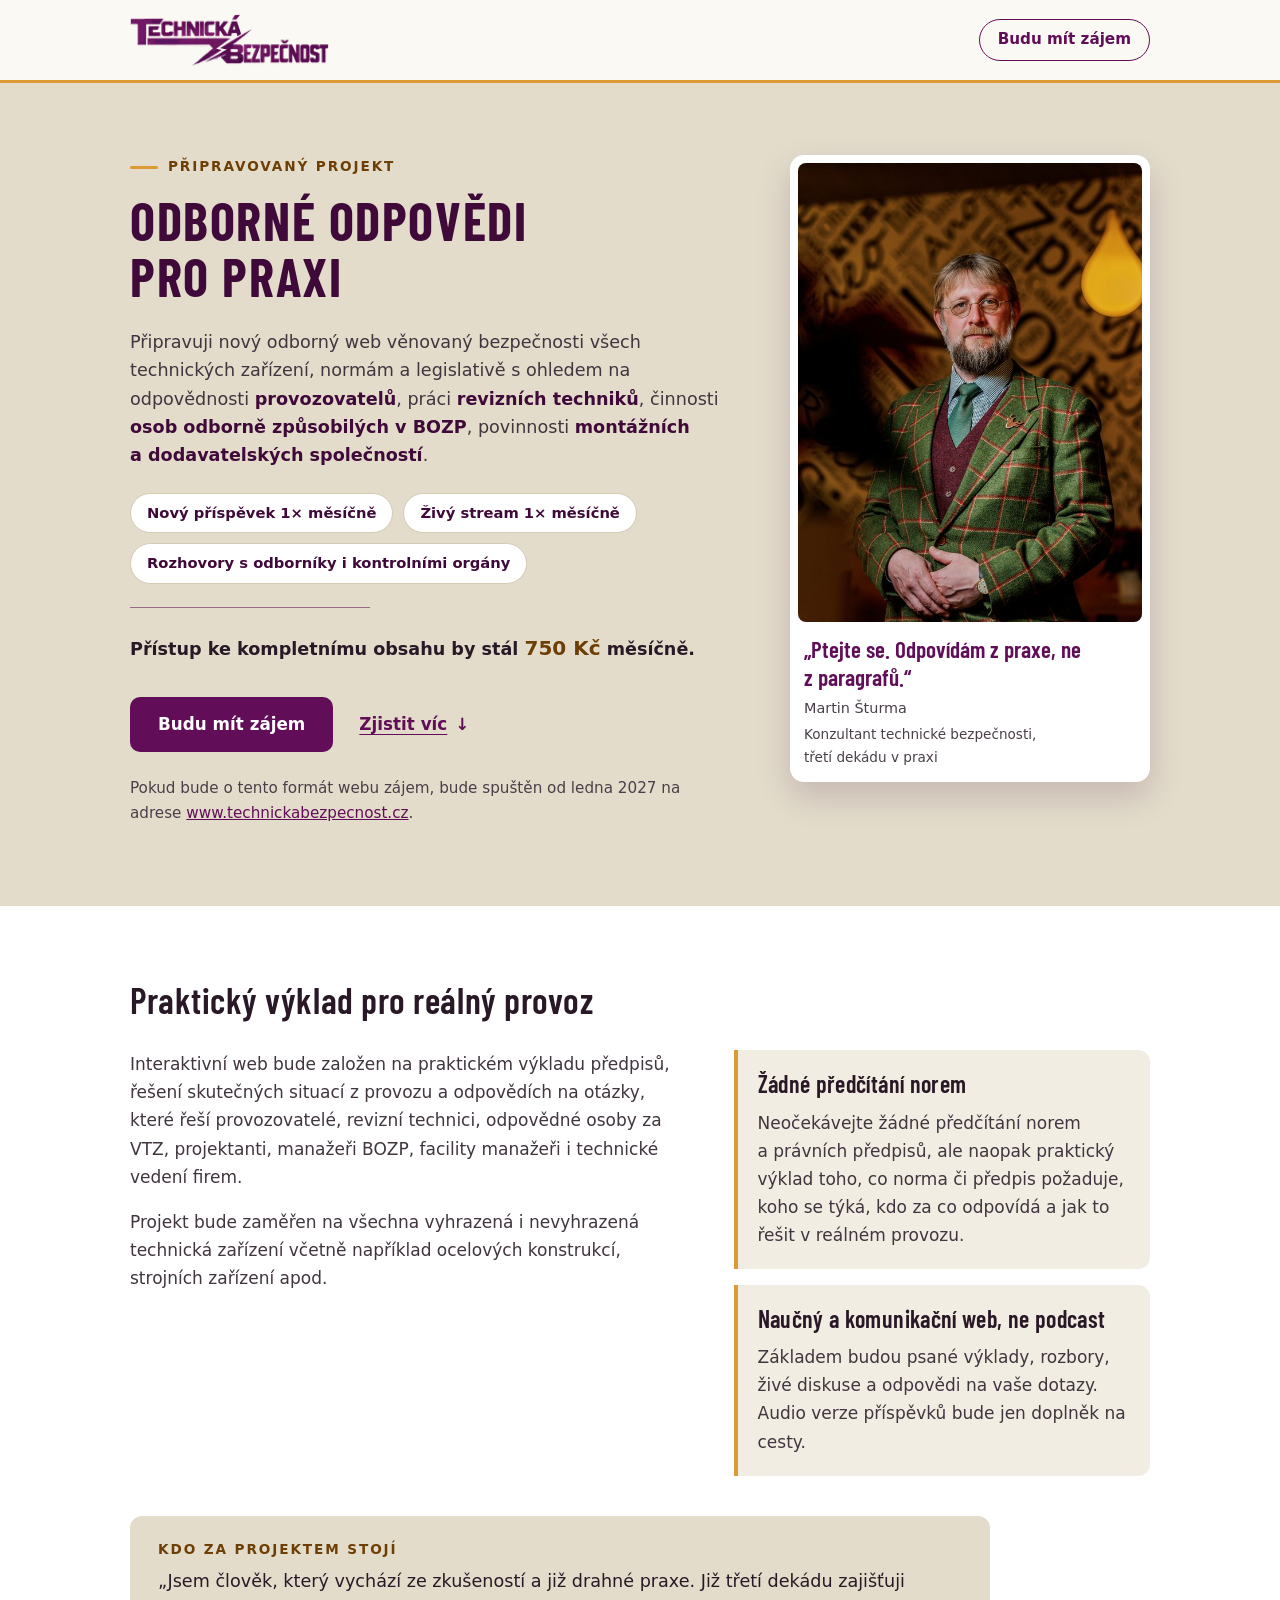
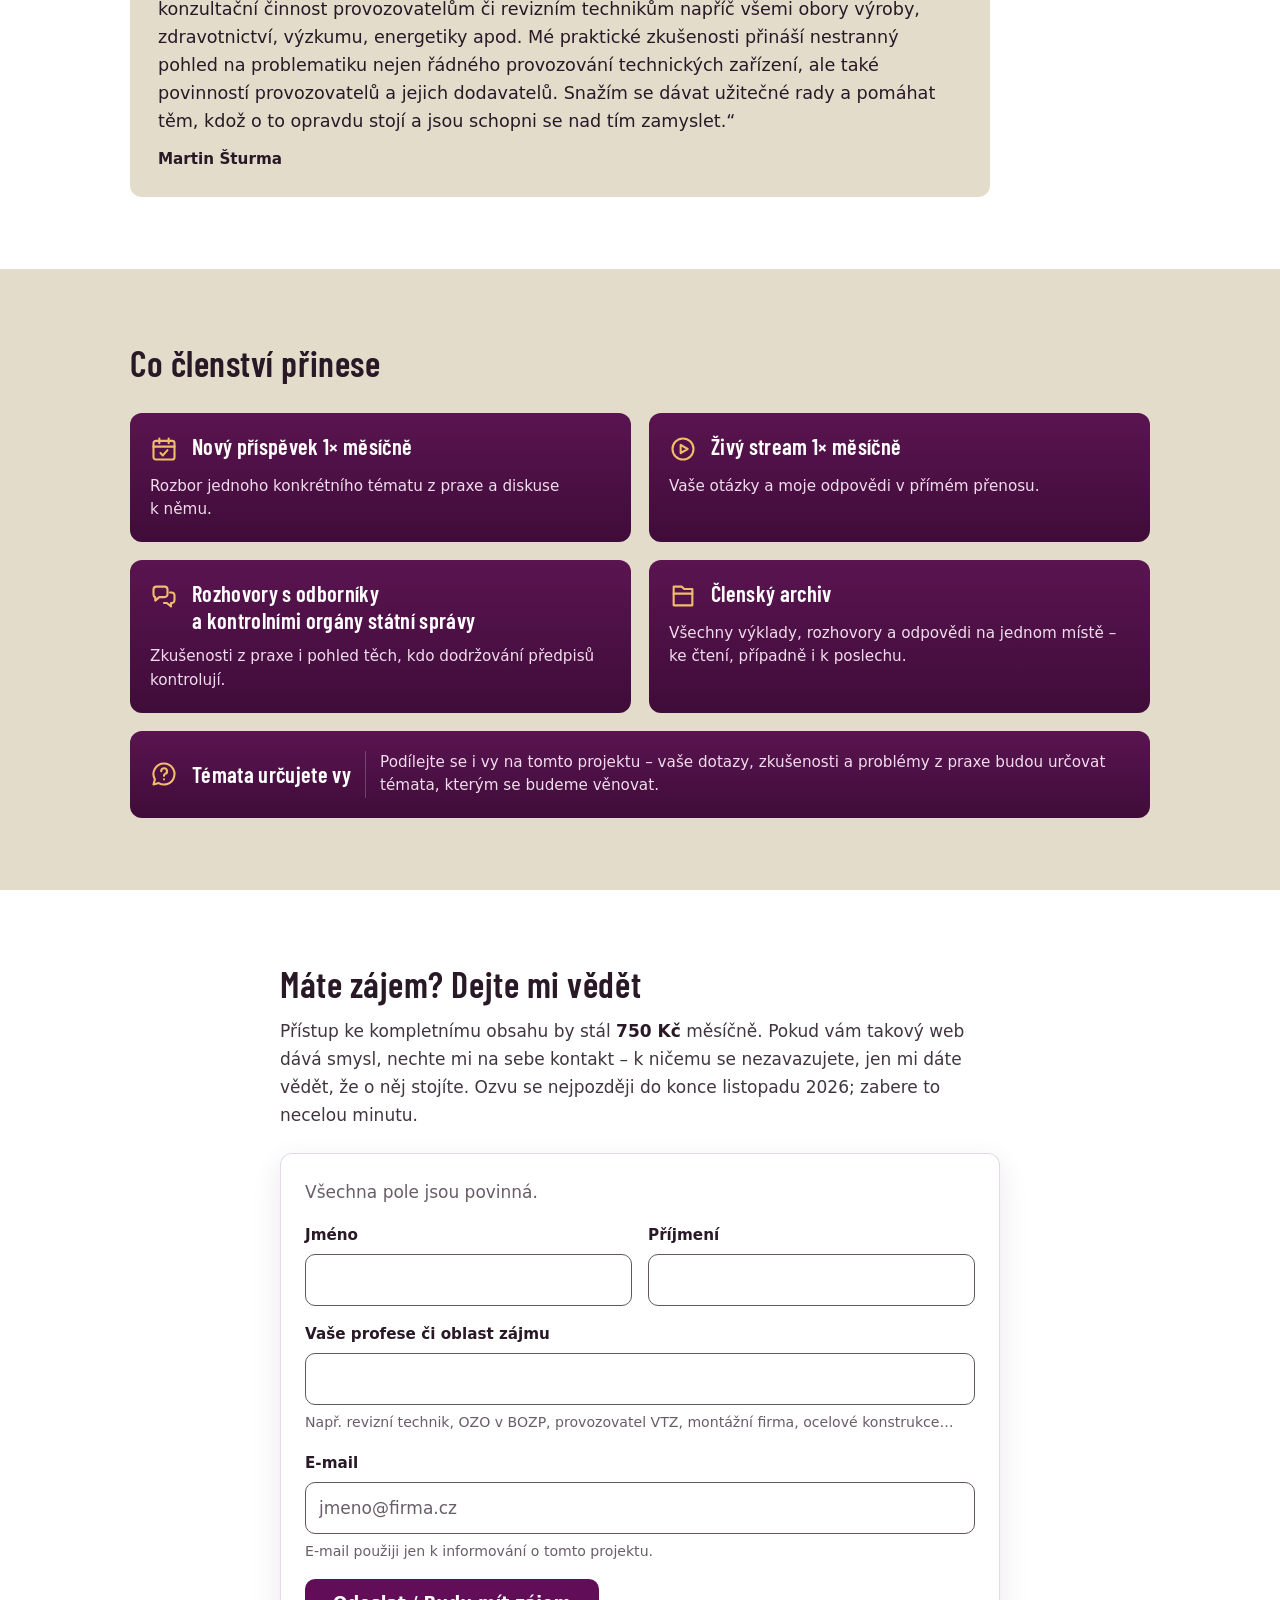
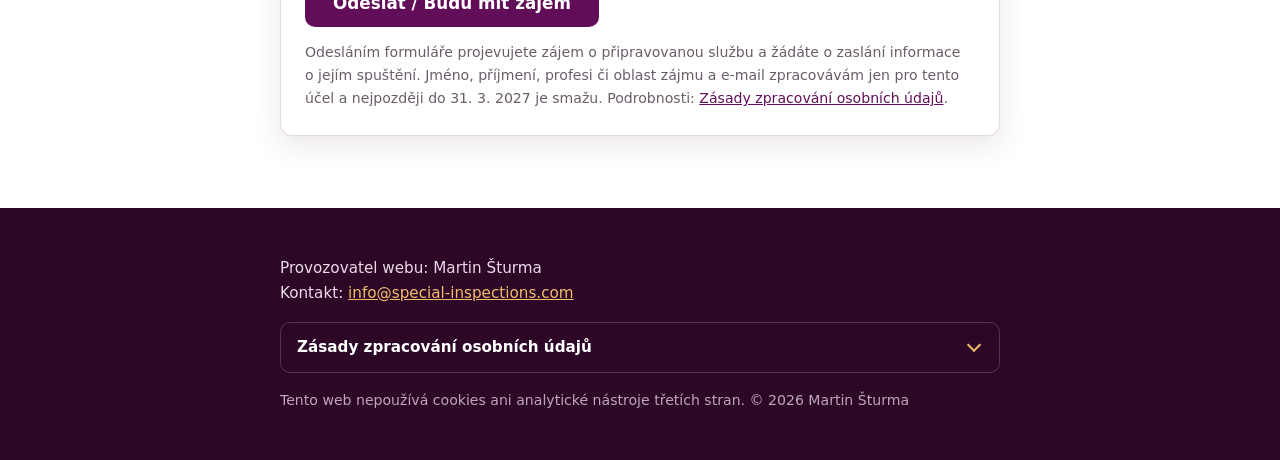
<file: index.html>
<!DOCTYPE html>
<html lang="cs">
<head>
<meta charset="utf-8">
<meta name="viewport" content="width=device-width, initial-scale=1">
<title>Technická bezpečnost – odborné odpovědi pro praxi</title>
<meta name="description" content="Připravovaný odborný web o bezpečnosti technických zařízení: výklad norem a předpisů pro praxi, nový příspěvek a živý stream každý měsíc. Start leden 2027.">
<meta property="og:type" content="website">
<meta property="og:title" content="Technická bezpečnost – odborné odpovědi pro praxi">
<meta property="og:description" content="Připravovaný odborný web: praktický výklad předpisů pro provozovatele, revizní techniky, OZO v BOZP i montážní a dodavatelské firmy. Každý měsíc nový příspěvek a živý stream. Zapojte se.">
<meta property="og:url" content="https://www.technickabezpecnost.cz/">
<link rel="canonical" href="https://www.technickabezpecnost.cz/">
<meta property="og:image" content="https://www.technickabezpecnost.cz/assets/og-image.jpg?v=ef8f98a871">
<meta property="og:image:width" content="1200">
<meta property="og:image:height" content="630">
<meta property="og:locale" content="cs_CZ">
<meta name="theme-color" content="#fbf9f3">
<link rel="icon" href="favicon.svg?v=76b13a1f3c" type="image/svg+xml">
<link rel="apple-touch-icon" href="assets/apple-touch-icon.png?v=cfec4875be">
<link rel="stylesheet" href="assets/style.css?v=5b36a19b47">
<script src="assets/app.js?v=5d4a7ba763" defer></script>
</head>
<body>
<a class="skip-link" href="#main">Přeskočit na obsah</a>

<header class="site-header">
  <div class="container header-row">
    <p class="brand"><a href="./" aria-current="page"><img src="assets/logo.png?v=bac8e49f09" srcset="assets/logo.png?v=bac8e49f09 1x, assets/logo@2x.png?v=81b80e8ae8 2x" width="210" height="55" alt="Technická bezpečnost"></a></p>
    <a class="header-cta" href="#registrace">Budu mít zájem</a>
  </div>
</header>

<main id="main">

  <section class="hero">
    <div class="container hero-grid">
      <div class="hero-copy">
        <p class="eyebrow">Připravovaný projekt</p>
        <h1>Odborné odpovědi pro&nbsp;praxi</h1>
        <p class="lead">Připravuji nový odborný web věnovaný bezpečnosti všech technických zařízení, normám a&nbsp;legislativě s&nbsp;ohledem na odpovědnosti <strong>provozovatelů</strong>, práci <strong>revizních techniků</strong>, činnosti <strong>osob odborně způsobilých v&nbsp;BOZP</strong>, povinnosti <strong>montážních a&nbsp;dodavatelských společností</strong>.</p>
        <ul class="hero-facts" role="list">
          <li>Nový příspěvek 1×&nbsp;měsíčně</li>
          <li>Živý stream 1×&nbsp;měsíčně</li>
          <li>Rozhovory s&nbsp;odborníky i&nbsp;kontrolními orgány</li>
        </ul>
        <p class="hero-price">Přístup ke kompletnímu obsahu by stál <strong>750&nbsp;Kč</strong> měsíčně.</p>
        <div class="hero-actions">
          <a class="btn btn-primary" href="#registrace" data-vyber="ANO">Budu mít zájem</a>
          <a class="btn btn-ghost" href="#detaily">Zjistit víc<span aria-hidden="true">&nbsp;↓</span></a>
        </div>

        <div class="hero-form">
          <div id="hero-status" class="form-status"></div>
          <div class="hero-panel" id="hero-panel-ano">
            <div class="hero-panel-inner">
              <form id="form-ano-hero" class="reg-form hero-reg" action="api/submit.php" method="post">
                <input type="hidden" name="answer" value="ANO">
                <div class="hp-field" aria-hidden="true">
                  <label for="kontrola-hero">Toto pole nevyplňujte</label>
                  <input type="text" id="kontrola-hero" name="kontrola" tabindex="-1" autocomplete="off">
                </div>
                <p class="reg-intro">Všechna pole jsou povinná.</p>
                <div class="field-grid">
                  <div class="field">
                    <label for="jmeno-h">Jméno</label>
                    <input type="text" id="jmeno-h" name="jmeno" required maxlength="100" autocomplete="given-name" aria-describedby="err-jmeno-h">
                    <p class="field-error" id="err-jmeno-h" hidden></p>
                  </div>
                  <div class="field">
                    <label for="prijmeni-h">Příjmení</label>
                    <input type="text" id="prijmeni-h" name="prijmeni" required maxlength="100" autocomplete="family-name" aria-describedby="err-prijmeni-h">
                    <p class="field-error" id="err-prijmeni-h" hidden></p>
                  </div>
                </div>
                <div class="field">
                  <label for="profese-h">Vaše profese či oblast zájmu</label>
                  <input type="text" id="profese-h" name="profese" required maxlength="100" autocomplete="organization-title" aria-describedby="hint-profese-h err-profese-h">
                  <p class="field-hint" id="hint-profese-h">Např. revizní technik, OZO v&nbsp;BOZP, provozovatel VTZ, montážní firma, ocelové konstrukce…</p>
                  <p class="field-error" id="err-profese-h" hidden></p>
                </div>
                <div class="field">
                  <label for="email-h">E-mail</label>
                  <input type="email" id="email-h" name="email" required maxlength="254" autocomplete="email" inputmode="email" placeholder="jmeno@firma.cz" aria-describedby="hint-email-h err-email-h">
                  <p class="field-hint" id="hint-email-h">E-mail použiji jen k&nbsp;informování o&nbsp;tomto projektu.</p>
                  <p class="field-error" id="err-email-h" hidden></p>
                </div>
                <div class="form-error" id="form-error-ano-hero" role="alert" hidden></div>
                <button class="btn btn-primary" type="submit">Odeslat / Budu mít zájem</button>
                <p class="gdpr-note">Odesláním formuláře projevujete zájem o&nbsp;připravovanou službu a&nbsp;žádáte o&nbsp;zaslání informace o&nbsp;jejím spuštění. Jméno, příjmení, profesi či oblast zájmu a&nbsp;e-mail zpracovávám jen pro tento účel a&nbsp;nejpozději do 31.&nbsp;3.&nbsp;2027 je smažu. Podrobnosti: <a href="#zasady-text">Zásady zpracování osobních údajů</a>.</p>
              </form>
            </div>
          </div>
        </div>

        <p class="hero-note">Pokud bude o&nbsp;tento formát webu zájem, bude spuštěn od ledna 2027 na adrese <a href="https://www.technickabezpecnost.cz">www.technickabezpecnost.cz</a>.</p>
      </div>

      <figure class="hero-portrait">
        <img src="assets/portret-autor.jpg?v=5fc1814a05" srcset="assets/portret-autor-300.jpg?v=d6c93ab3d2 300w, assets/portret-autor.jpg?v=5fc1814a05 600w, assets/portret-autor@2x.jpg?v=7389825f8e 1200w" sizes="(max-width: 959px) 72px, 360px" width="600" height="800" alt="Portrét: Martin Šturma" fetchpriority="high">
        <figcaption>
          <p class="hero-motto">„Ptejte se. Odpovídám z&nbsp;praxe, ne z&nbsp;paragrafů.“</p>
          <p class="hero-author">Martin Šturma</p>
          <p class="hero-author-role">Konzultant technické bezpečnosti, třetí&nbsp;dekádu&nbsp;v&nbsp;praxi</p>
        </figcaption>
      </figure>
    </div>
  </section>

  <section class="section" id="detaily" aria-labelledby="h-detaily">
    <div class="container">
      <h2 id="h-detaily">Praktický výklad pro reálný provoz</h2>
      <div class="split">
        <div class="split-text">
          <p>Interaktivní web bude založen na praktickém výkladu předpisů, řešení skutečných situací z&nbsp;provozu a&nbsp;odpovědích na otázky, které řeší provozovatelé, revizní technici, odpovědné osoby za VTZ, projektanti, manažeři BOZP, facility manažeři i&nbsp;technické vedení firem.</p>
          <p>Projekt bude zaměřen na všechna vyhrazená i&nbsp;nevyhrazená technická zařízení včetně například ocelových konstrukcí, strojních zařízení apod.</p>
        </div>
        <div class="split-aside">
          <div class="callout">
            <h3>Žádné předčítání norem</h3>
            <p>Neočekávejte žádné předčítání norem a&nbsp;právních předpisů, ale naopak praktický výklad toho, co norma či předpis požaduje, koho se týká, kdo za co odpovídá a&nbsp;jak to řešit v&nbsp;reálném provozu.</p>
          </div>
          <div class="callout">
            <h3>Naučný a&nbsp;komunikační web, ne podcast</h3>
            <p>Základem budou psané výklady, rozbory, živé diskuse a&nbsp;odpovědi na vaše dotazy. Audio verze příspěvků bude jen doplněk na cesty.</p>
          </div>
        </div>
      </div>

      <div class="autor" id="autor">
        <h3 class="autor-label">Kdo za projektem stojí</h3>
        <blockquote class="autor-quote">
          <p>„Jsem člověk, který vychází ze zkušeností a&nbsp;již drahné praxe. Již třetí dekádu zajišťuji konzultační činnost provozovatelům či revizním technikům napříč všemi obory výroby, zdravotnictví, výzkumu, energetiky apod. Mé praktické zkušenosti přináší nestranný pohled na problematiku nejen řádného provozování technických zařízení, ale také povinností provozovatelů a&nbsp;jejich dodavatelů. Snažím se dávat užitečné rady a&nbsp;pomáhat těm, kdož o&nbsp;to opravdu stojí a&nbsp;jsou schopni se nad tím zamyslet.“</p>
        </blockquote>
        <p class="autor-podpis"><strong>Martin&nbsp;Šturma</strong></p>
      </div>
    </div>
  </section>

  <section class="section section-paper" aria-labelledby="h-obsah">
    <div class="container">
      <h2 id="h-obsah">Co členství přinese</h2>
      <div class="cards">
        <article class="card">
          <div class="card-icon" aria-hidden="true">
            <svg viewBox="0 0 24 24" fill="none" stroke="currentColor" stroke-width="1.8" stroke-linecap="round" stroke-linejoin="round"><rect x="3" y="5" width="18" height="16" rx="2"/><path d="M8 3v4M16 3v4M3 10h18"/><path d="M9 15.5l2 2 4-4.5"/></svg>
          </div>
          <h3>Nový příspěvek 1×&nbsp;měsíčně</h3>
          <p>Rozbor jednoho konkrétního tématu z&nbsp;praxe a&nbsp;diskuse k&nbsp;němu.</p>
        </article>
        <article class="card">
          <div class="card-icon" aria-hidden="true">
            <svg viewBox="0 0 24 24" fill="none" stroke="currentColor" stroke-width="1.8" stroke-linecap="round" stroke-linejoin="round"><circle cx="12" cy="12" r="9"/><path d="M10 8.5l6 3.5-6 3.5z"/></svg>
          </div>
          <h3>Živý stream 1×&nbsp;měsíčně</h3>
          <p>Vaše otázky a&nbsp;moje odpovědi v&nbsp;přímém přenosu.</p>
        </article>
        <article class="card">
          <div class="card-icon" aria-hidden="true">
            <svg viewBox="0 0 24 24" fill="none" stroke="currentColor" stroke-width="1.8" stroke-linecap="round" stroke-linejoin="round"><path d="M3 6.5A2.5 2.5 0 0 1 5.5 4h7A2.5 2.5 0 0 1 15 6.5v4a2.5 2.5 0 0 1-2.5 2.5H8l-3.5 3v-3A2.5 2.5 0 0 1 3 10.5z"/><path d="M17 9h1.5A2.5 2.5 0 0 1 21 11.5v4a2.5 2.5 0 0 1-2.5 2.5H18v3l-3.5-3H12"/></svg>
          </div>
          <h3>Rozhovory s&nbsp;odborníky a&nbsp;kontrolními orgány státní správy</h3>
          <p>Zkušenosti z&nbsp;praxe i&nbsp;pohled těch, kdo dodržování předpisů kontrolují.</p>
        </article>
        <article class="card">
          <div class="card-icon" aria-hidden="true">
            <svg viewBox="0 0 24 24" fill="none" stroke="currentColor" stroke-width="1.8" stroke-linecap="round" stroke-linejoin="round"><path d="M4 4h7l2 2h7v14H4z"/><path d="M4 10h16"/></svg>
          </div>
          <h3>Členský archiv</h3>
          <p>Všechny výklady, rozhovory a&nbsp;odpovědi na jednom místě&nbsp;– ke čtení, případně i&nbsp;k&nbsp;poslechu.</p>
        </article>
        <article class="card card-wide">
          <div class="card-icon" aria-hidden="true">
            <svg viewBox="0 0 24 24" fill="none" stroke="currentColor" stroke-width="1.8" stroke-linecap="round" stroke-linejoin="round"><path d="M12 3a9 9 0 0 0-7.8 13.5L3 21l4.5-1.2A9 9 0 1 0 12 3z"/><path d="M9.6 9.6a2.5 2.5 0 1 1 3.4 2.3c-.7.4-1 1-1 1.7"/><path d="M12 16.6h.01"/></svg>
          </div>
          <h3>Témata určujete vy</h3>
          <p>Podílejte se i&nbsp;vy na tomto projektu&nbsp;– vaše dotazy, zkušenosti a&nbsp;problémy z&nbsp;praxe budou určovat témata, kterým se budeme věnovat.</p>
        </article>
      </div>
    </div>
  </section>

  <section class="section reg-section" id="registrace" aria-labelledby="h-registrace">
    <div class="container narrow">
      <h2 id="h-registrace">Máte zájem? Dejte mi vědět</h2>
      <p class="reg-lead">Přístup ke kompletnímu obsahu by stál <strong>750&nbsp;Kč</strong> měsíčně. Pokud vám takový web dává smysl, nechte mi na sebe kontakt&nbsp;– k&nbsp;ničemu se nezavazujete, jen mi dáte vědět, že o&nbsp;něj stojíte. Ozvu se nejpozději do konce listopadu 2026; zabere to necelou minutu.</p>
      <div class="reg-card">
        <!-- Úspěch se ohlašuje přesunem fokusu (JS); live region by
             způsobil dvojí čtení toutéž čtečkou. -->
        <div id="form-status" class="form-status"></div>

        <form id="form-ano" class="reg-form" action="api/submit.php" method="post">
          <input type="hidden" name="answer" value="ANO">
          <div class="hp-field" aria-hidden="true">
            <label for="kontrola-ano">Toto pole nevyplňujte</label>
            <input type="text" id="kontrola-ano" name="kontrola" tabindex="-1" autocomplete="off">
          </div>
          <p class="reg-intro">Všechna pole jsou povinná.</p>
          <div class="field-grid">
            <div class="field">
              <label for="jmeno">Jméno</label>
              <input type="text" id="jmeno" name="jmeno" required maxlength="100" autocomplete="given-name" aria-describedby="err-jmeno">
              <p class="field-error" id="err-jmeno" hidden></p>
            </div>
            <div class="field">
              <label for="prijmeni">Příjmení</label>
              <input type="text" id="prijmeni" name="prijmeni" required maxlength="100" autocomplete="family-name" aria-describedby="err-prijmeni">
              <p class="field-error" id="err-prijmeni" hidden></p>
            </div>
          </div>
          <div class="field">
            <label for="profese">Vaše profese či oblast zájmu</label>
            <input type="text" id="profese" name="profese" required maxlength="100" autocomplete="organization-title" aria-describedby="hint-profese err-profese">
            <p class="field-hint" id="hint-profese">Např. revizní technik, OZO v&nbsp;BOZP, provozovatel VTZ, montážní firma, ocelové konstrukce…</p>
            <p class="field-error" id="err-profese" hidden></p>
          </div>
          <div class="field">
            <label for="email">E-mail</label>
            <input type="email" id="email" name="email" required maxlength="254" autocomplete="email" inputmode="email" placeholder="jmeno@firma.cz" aria-describedby="hint-email err-email">
            <p class="field-hint" id="hint-email">E-mail použiji jen k&nbsp;informování o&nbsp;tomto projektu.</p>
            <p class="field-error" id="err-email" hidden></p>
          </div>
          <div class="form-error" id="form-error-ano" role="alert" hidden></div>
          <button class="btn btn-primary" type="submit">Odeslat / Budu mít zájem</button>
          <p class="gdpr-note">Odesláním formuláře projevujete zájem o&nbsp;připravovanou službu a&nbsp;žádáte o&nbsp;zaslání informace o&nbsp;jejím spuštění. Jméno, příjmení, profesi či oblast zájmu a&nbsp;e-mail zpracovávám jen pro tento účel a&nbsp;nejpozději do 31.&nbsp;3.&nbsp;2027 je smažu. Podrobnosti: <a href="#zasady-text">Zásady zpracování osobních údajů</a>.</p>
        </form>
      </div>
    </div>
  </section>

</main>

<footer class="site-footer">
  <div class="container narrow">
    <p class="footer-owner">Provozovatel webu: Martin&nbsp;Šturma<br>Kontakt: <a href="mailto:info@special-inspections.com">info@special-inspections.com</a></p>
    <details id="zasady" class="privacy">
      <summary>Zásady zpracování osobních údajů</summary>
      <div class="privacy-body">
        <p id="zasady-text"><strong>Správce:</strong> Martin&nbsp;Šturma, provozovatel projektu Technická bezpečnost, e-mail: <a href="mailto:info@special-inspections.com">info@special-inspections.com</a>. Zásady píšu v&nbsp;první osobě&nbsp;– „já“ níže tedy vždy znamená správce.</p>
        <p><strong>Jaké údaje a&nbsp;proč:</strong> Pokud vyplníte registrační formulář zájemce, zpracovávám vaše jméno, příjmení, profesi či oblast zájmu a&nbsp;e-mailovou adresu, a&nbsp;to výhradně za účelem vyhodnocení zájmu o&nbsp;připravovanou službu a&nbsp;zaslání informace o&nbsp;jejím spuštění (nejpozději do konce listopadu 2026). Právním základem je provedení opatření před uzavřením smlouvy na vaši žádost (čl.&nbsp;6 odst.&nbsp;1 písm.&nbsp;b) GDPR). Poskytnutí údajů je dobrovolné; bez nich vám však informaci o&nbsp;spuštění nebudu moci zaslat.</p>
        <p><strong>Doba uložení:</strong> Údaje uchovám do odeslání informace o&nbsp;rozhodnutí o&nbsp;spuštění či nespuštění služby a&nbsp;poté po přiměřenou dobu pro vyřízení případných navazujících žádostí, nejpozději do 31.&nbsp;3.&nbsp;2027. Poté je smažu. Pokud se ke spuštěné službě zaregistrujete, budou vaše údaje dále zpracovávány v&nbsp;rámci smluvního vztahu, o&nbsp;čemž budete samostatně informováni.</p>
        <p><strong>Komu údaje předávám:</strong> Nikomu, s&nbsp;výjimkou poskytovatele webhostingu, na jehož serverech data technicky leží (zpracovatel). Údaje nepředávám mimo EU/EHP a&nbsp;nevyužívám je k&nbsp;automatizovanému rozhodování ani profilování. Server poskytovatele může z&nbsp;bezpečnostních důvodů krátkodobě zaznamenávat IP adresy v&nbsp;provozních lozích.</p>
        <p><strong>Cookies:</strong> Tento web nepoužívá žádné cookies ani jiné sledovací technologie.</p>
        <p><strong>Vaše práva:</strong> Máte právo na přístup ke svým údajům, jejich opravu či výmaz, omezení zpracování, přenositelnost a&nbsp;právo vznést námitku. Stačí napsat na výše uvedený e-mail. Máte rovněž právo podat stížnost u&nbsp;Úřadu pro ochranu osobních údajů (<a href="https://uoou.gov.cz">uoou.gov.cz</a>).</p>
      </div>
    </details>
    <p class="footer-meta">Tento web nepoužívá cookies ani analytické nástroje třetích stran. © 2026 Martin&nbsp;Šturma</p>
  </div>
</footer>

</body>
</html>
</file>
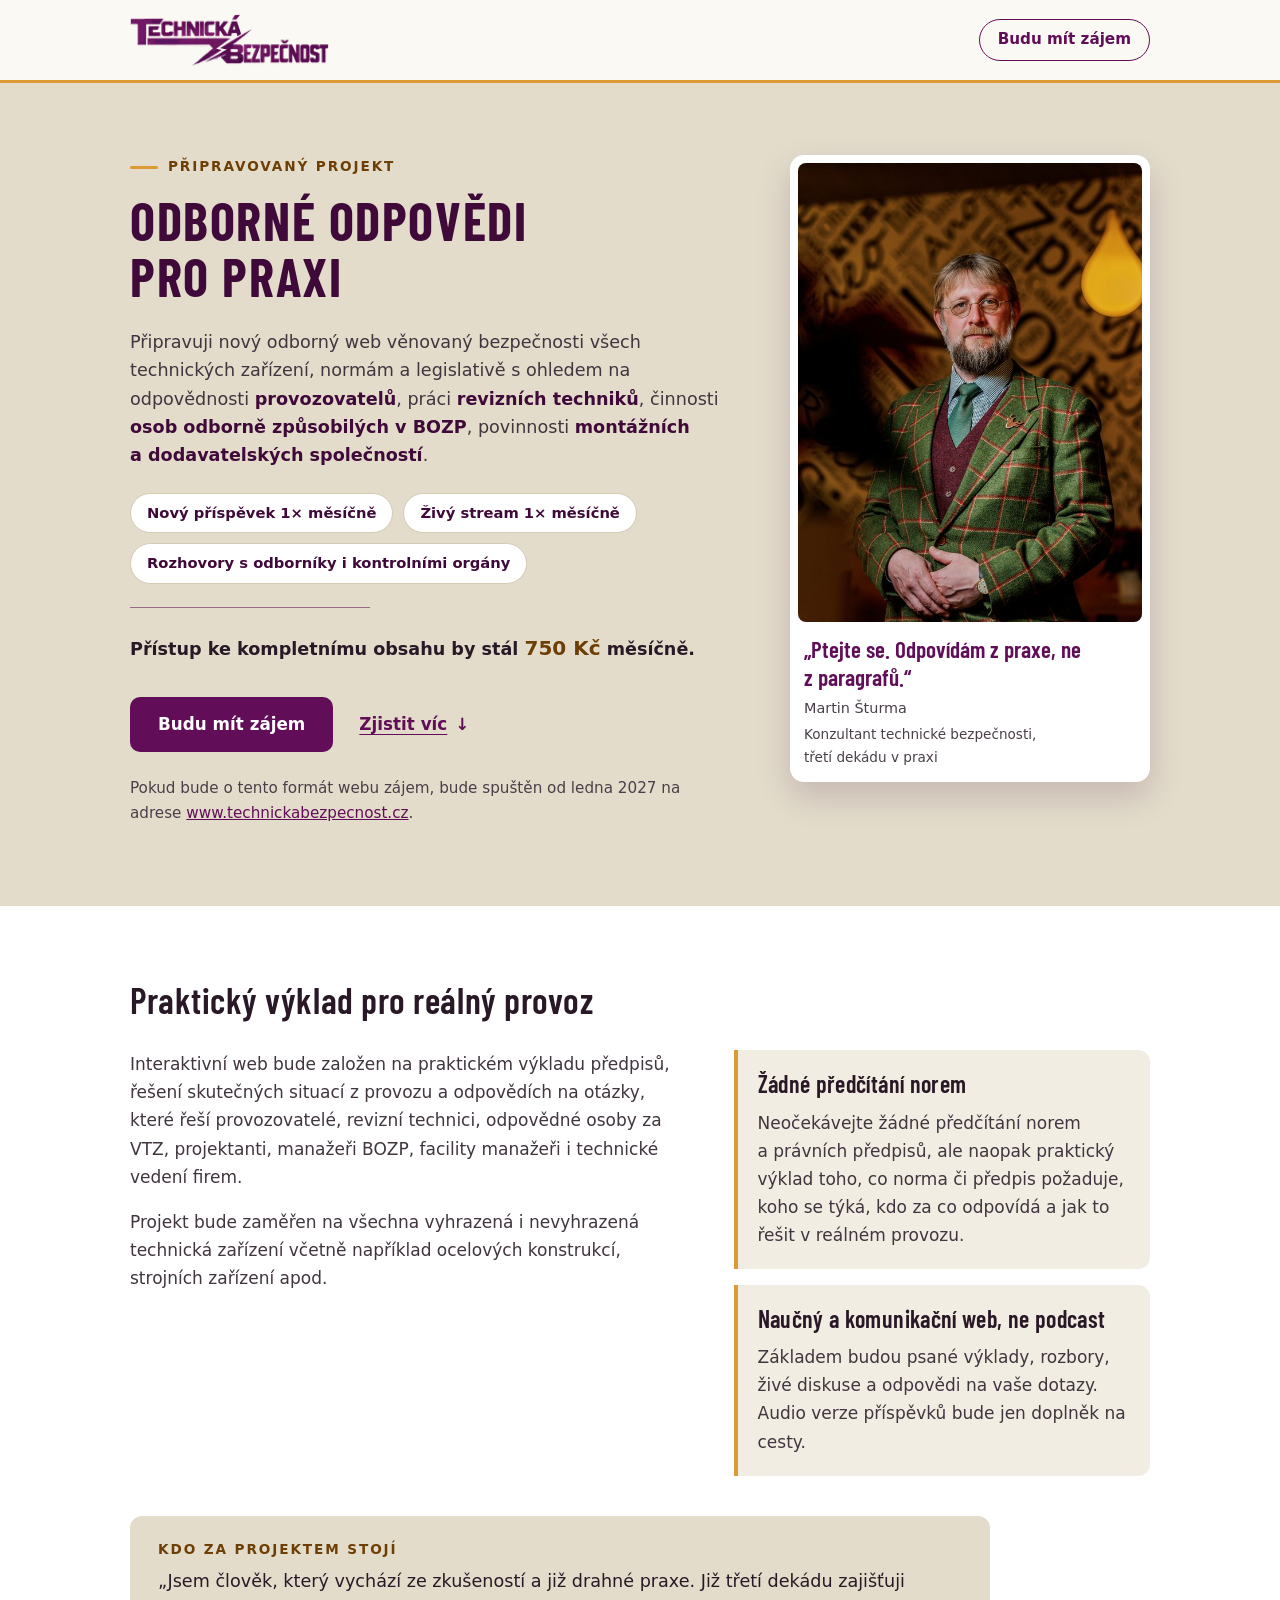
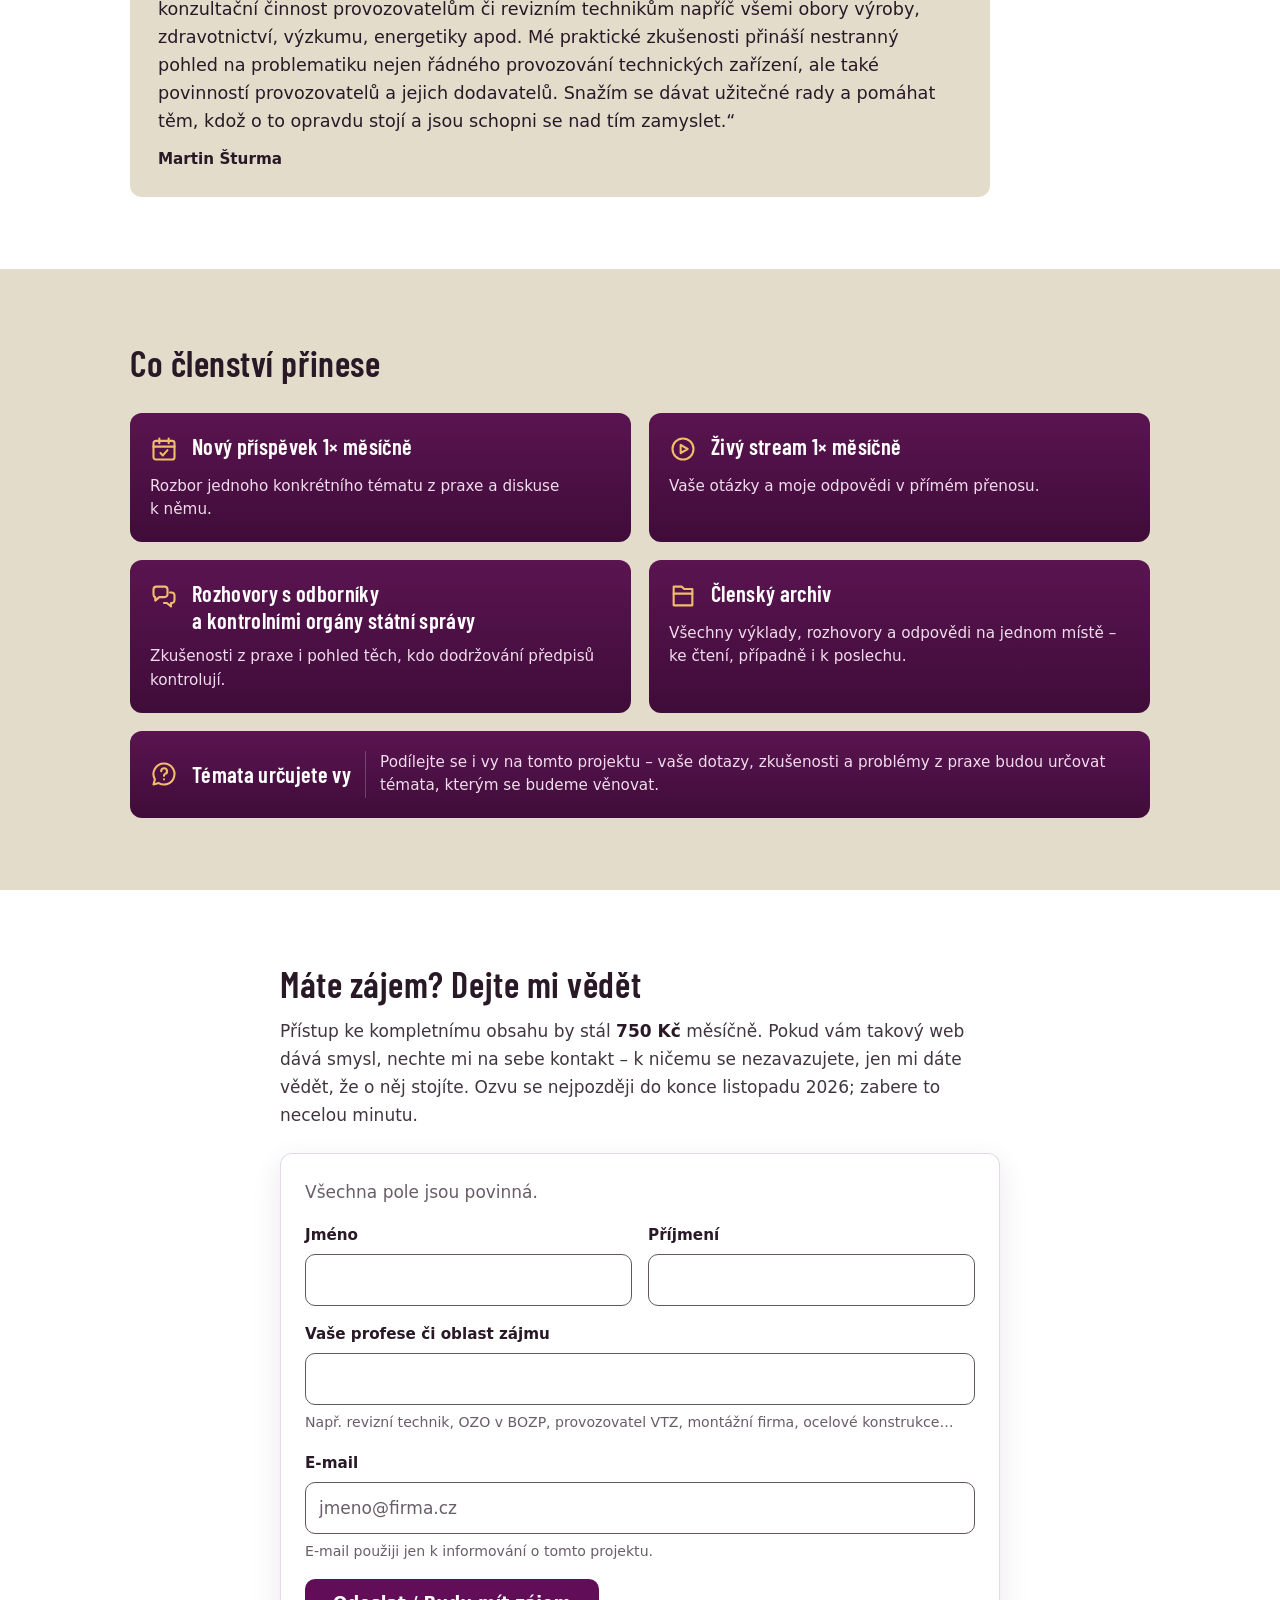
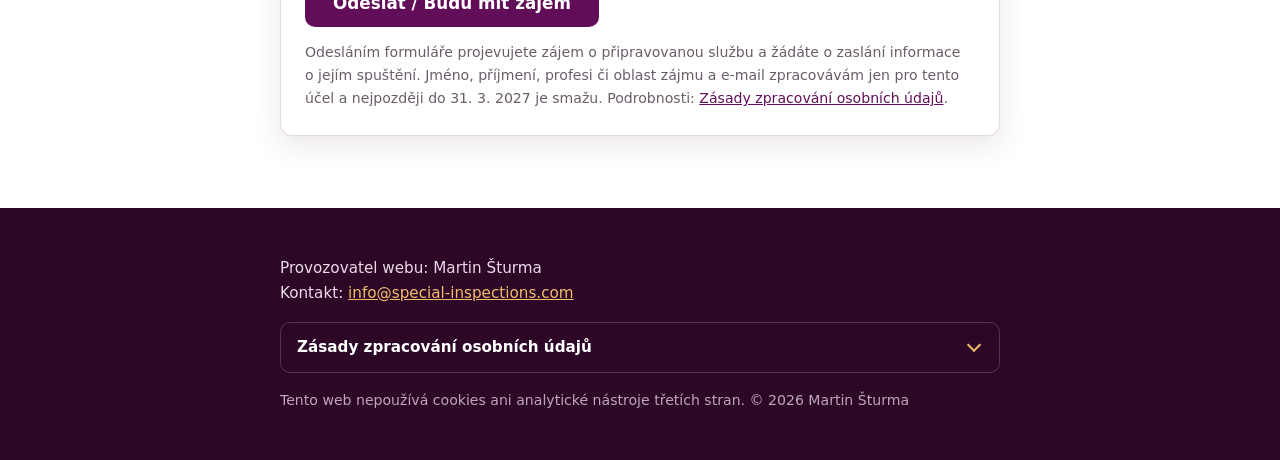
<file: public/index.html>
<!DOCTYPE html>
<html lang="cs">
<head>
<meta charset="utf-8">
<meta name="viewport" content="width=device-width, initial-scale=1">
<title>Technická bezpečnost – odborné odpovědi pro praxi</title>
<meta name="description" content="Připravovaný odborný web o bezpečnosti technických zařízení: výklad norem a předpisů pro praxi, nový příspěvek a živý stream každý měsíc. Start leden 2027.">
<meta property="og:type" content="website">
<meta property="og:title" content="Technická bezpečnost – odborné odpovědi pro praxi">
<meta property="og:description" content="Připravovaný odborný web: praktický výklad předpisů pro provozovatele, revizní techniky, OZO v BOZP i montážní a dodavatelské firmy. Každý měsíc nový příspěvek a živý stream. Zapojte se.">
<meta property="og:url" content="https://www.technickabezpecnost.cz/">
<link rel="canonical" href="https://www.technickabezpecnost.cz/">
<meta property="og:image" content="https://www.technickabezpecnost.cz/assets/og-image.jpg">
<meta property="og:image:width" content="1200">
<meta property="og:image:height" content="630">
<meta property="og:locale" content="cs_CZ">
<meta name="theme-color" content="#fbf9f3">
<link rel="icon" href="favicon.svg" type="image/svg+xml">
<link rel="apple-touch-icon" href="assets/apple-touch-icon.png">
<link rel="stylesheet" href="assets/style.css">
<script src="assets/app.js" defer></script>
</head>
<body>
<a class="skip-link" href="#main">Přeskočit na obsah</a>

<header class="site-header">
  <div class="container header-row">
    <p class="brand"><a href="./" aria-current="page"><img src="assets/logo.png" srcset="assets/logo.png 1x, assets/logo@2x.png 2x" width="210" height="55" alt="Technická bezpečnost"></a></p>
    <a class="header-cta" href="#registrace">Budu mít zájem</a>
  </div>
</header>

<main id="main">

  <section class="hero">
    <div class="container hero-grid">
      <div class="hero-copy">
        <p class="eyebrow">Připravovaný projekt</p>
        <h1>Odborné odpovědi pro&nbsp;praxi</h1>
        <p class="lead">Připravuji nový odborný web věnovaný bezpečnosti všech technických zařízení, normám a&nbsp;legislativě s&nbsp;ohledem na odpovědnosti <strong>provozovatelů</strong>, práci <strong>revizních techniků</strong>, činnosti <strong>osob odborně způsobilých v&nbsp;BOZP</strong>, povinnosti <strong>montážních a&nbsp;dodavatelských společností</strong>.</p>
        <ul class="hero-facts" role="list">
          <li>Nový příspěvek 1×&nbsp;měsíčně</li>
          <li>Živý stream 1×&nbsp;měsíčně</li>
          <li>Rozhovory s&nbsp;odborníky i&nbsp;kontrolními orgány</li>
        </ul>
        <p class="hero-price">Přístup ke kompletnímu obsahu by stál <strong>750&nbsp;Kč</strong> měsíčně.</p>
        <div class="hero-actions">
          <a class="btn btn-primary" href="#registrace" data-vyber="ANO">Budu mít zájem</a>
          <a class="btn btn-ghost" href="#detaily">Zjistit víc<span aria-hidden="true">&nbsp;↓</span></a>
        </div>

        <div class="hero-form">
          <div id="hero-status" class="form-status"></div>
          <div class="hero-panel" id="hero-panel-ano">
            <div class="hero-panel-inner">
              <form id="form-ano-hero" class="reg-form hero-reg" action="api/submit.php" method="post">
                <input type="hidden" name="answer" value="ANO">
                <div class="hp-field" aria-hidden="true">
                  <label for="kontrola-hero">Toto pole nevyplňujte</label>
                  <input type="text" id="kontrola-hero" name="kontrola" tabindex="-1" autocomplete="off">
                </div>
                <p class="reg-intro">Všechna pole jsou povinná.</p>
                <div class="field-grid">
                  <div class="field">
                    <label for="jmeno-h">Jméno</label>
                    <input type="text" id="jmeno-h" name="jmeno" required maxlength="100" autocomplete="given-name" aria-describedby="err-jmeno-h">
                    <p class="field-error" id="err-jmeno-h" hidden></p>
                  </div>
                  <div class="field">
                    <label for="prijmeni-h">Příjmení</label>
                    <input type="text" id="prijmeni-h" name="prijmeni" required maxlength="100" autocomplete="family-name" aria-describedby="err-prijmeni-h">
                    <p class="field-error" id="err-prijmeni-h" hidden></p>
                  </div>
                </div>
                <div class="field">
                  <label for="profese-h">Vaše profese či oblast zájmu</label>
                  <input type="text" id="profese-h" name="profese" required maxlength="100" autocomplete="organization-title" aria-describedby="hint-profese-h err-profese-h">
                  <p class="field-hint" id="hint-profese-h">Např. revizní technik, OZO v&nbsp;BOZP, provozovatel VTZ, montážní firma, ocelové konstrukce…</p>
                  <p class="field-error" id="err-profese-h" hidden></p>
                </div>
                <div class="field">
                  <label for="email-h">E-mail</label>
                  <input type="email" id="email-h" name="email" required maxlength="254" autocomplete="email" inputmode="email" placeholder="jmeno@firma.cz" aria-describedby="hint-email-h err-email-h">
                  <p class="field-hint" id="hint-email-h">E-mail použiji jen k&nbsp;informování o&nbsp;tomto projektu.</p>
                  <p class="field-error" id="err-email-h" hidden></p>
                </div>
                <div class="form-error" id="form-error-ano-hero" role="alert" hidden></div>
                <button class="btn btn-primary" type="submit">Odeslat / Budu mít zájem</button>
                <p class="gdpr-note">Odesláním formuláře projevujete zájem o&nbsp;připravovanou službu a&nbsp;žádáte o&nbsp;zaslání informace o&nbsp;jejím spuštění. Jméno, příjmení, profesi či oblast zájmu a&nbsp;e-mail zpracovávám jen pro tento účel a&nbsp;nejpozději do 31.&nbsp;3.&nbsp;2027 je smažu. Podrobnosti: <a href="#zasady-text">Zásady zpracování osobních údajů</a>.</p>
              </form>
            </div>
          </div>
        </div>

        <p class="hero-note">Pokud bude o&nbsp;tento formát webu zájem, bude spuštěn od ledna 2027 na adrese <a href="https://www.technickabezpecnost.cz">www.technickabezpecnost.cz</a>.</p>
      </div>

      <figure class="hero-portrait">
        <img src="assets/portret-autor.jpg" srcset="assets/portret-autor-300.jpg 300w, assets/portret-autor.jpg 600w, assets/portret-autor@2x.jpg 1200w" sizes="(max-width: 959px) 72px, 360px" width="600" height="800" alt="Portrét: Martin Šturma" fetchpriority="high">
        <figcaption>
          <p class="hero-motto">„Ptejte se. Odpovídám z&nbsp;praxe, ne z&nbsp;paragrafů.“</p>
          <p class="hero-author">Martin Šturma</p>
          <p class="hero-author-role">Konzultant technické bezpečnosti, třetí&nbsp;dekádu&nbsp;v&nbsp;praxi</p>
        </figcaption>
      </figure>
    </div>
  </section>

  <section class="section" id="detaily" aria-labelledby="h-detaily">
    <div class="container">
      <h2 id="h-detaily">Praktický výklad pro reálný provoz</h2>
      <div class="split">
        <div class="split-text">
          <p>Interaktivní web bude založen na praktickém výkladu předpisů, řešení skutečných situací z&nbsp;provozu a&nbsp;odpovědích na otázky, které řeší provozovatelé, revizní technici, odpovědné osoby za VTZ, projektanti, manažeři BOZP, facility manažeři i&nbsp;technické vedení firem.</p>
          <p>Projekt bude zaměřen na všechna vyhrazená i&nbsp;nevyhrazená technická zařízení včetně například ocelových konstrukcí, strojních zařízení apod.</p>
        </div>
        <div class="split-aside">
          <div class="callout">
            <h3>Žádné předčítání norem</h3>
            <p>Neočekávejte žádné předčítání norem a&nbsp;právních předpisů, ale naopak praktický výklad toho, co norma či předpis požaduje, koho se týká, kdo za co odpovídá a&nbsp;jak to řešit v&nbsp;reálném provozu.</p>
          </div>
          <div class="callout">
            <h3>Naučný a&nbsp;komunikační web, ne podcast</h3>
            <p>Základem budou psané výklady, rozbory, živé diskuse a&nbsp;odpovědi na vaše dotazy. Audio verze příspěvků bude jen doplněk na cesty.</p>
          </div>
        </div>
      </div>

      <div class="autor" id="autor">
        <h3 class="autor-label">Kdo za projektem stojí</h3>
        <blockquote class="autor-quote">
          <p>„Jsem člověk, který vychází ze zkušeností a&nbsp;již drahné praxe. Již třetí dekádu zajišťuji konzultační činnost provozovatelům či revizním technikům napříč všemi obory výroby, zdravotnictví, výzkumu, energetiky apod. Mé praktické zkušenosti přináší nestranný pohled na problematiku nejen řádného provozování technických zařízení, ale také povinností provozovatelů a&nbsp;jejich dodavatelů. Snažím se dávat užitečné rady a&nbsp;pomáhat těm, kdož o&nbsp;to opravdu stojí a&nbsp;jsou schopni se nad tím zamyslet.“</p>
        </blockquote>
        <p class="autor-podpis"><strong>Martin&nbsp;Šturma</strong></p>
      </div>
    </div>
  </section>

  <section class="section section-paper" aria-labelledby="h-obsah">
    <div class="container">
      <h2 id="h-obsah">Co členství přinese</h2>
      <div class="cards">
        <article class="card">
          <div class="card-icon" aria-hidden="true">
            <svg viewBox="0 0 24 24" fill="none" stroke="currentColor" stroke-width="1.8" stroke-linecap="round" stroke-linejoin="round"><rect x="3" y="5" width="18" height="16" rx="2"/><path d="M8 3v4M16 3v4M3 10h18"/><path d="M9 15.5l2 2 4-4.5"/></svg>
          </div>
          <h3>Nový příspěvek 1×&nbsp;měsíčně</h3>
          <p>Rozbor jednoho konkrétního tématu z&nbsp;praxe a&nbsp;diskuse k&nbsp;němu.</p>
        </article>
        <article class="card">
          <div class="card-icon" aria-hidden="true">
            <svg viewBox="0 0 24 24" fill="none" stroke="currentColor" stroke-width="1.8" stroke-linecap="round" stroke-linejoin="round"><circle cx="12" cy="12" r="9"/><path d="M10 8.5l6 3.5-6 3.5z"/></svg>
          </div>
          <h3>Živý stream 1×&nbsp;měsíčně</h3>
          <p>Vaše otázky a&nbsp;moje odpovědi v&nbsp;přímém přenosu.</p>
        </article>
        <article class="card">
          <div class="card-icon" aria-hidden="true">
            <svg viewBox="0 0 24 24" fill="none" stroke="currentColor" stroke-width="1.8" stroke-linecap="round" stroke-linejoin="round"><path d="M3 6.5A2.5 2.5 0 0 1 5.5 4h7A2.5 2.5 0 0 1 15 6.5v4a2.5 2.5 0 0 1-2.5 2.5H8l-3.5 3v-3A2.5 2.5 0 0 1 3 10.5z"/><path d="M17 9h1.5A2.5 2.5 0 0 1 21 11.5v4a2.5 2.5 0 0 1-2.5 2.5H18v3l-3.5-3H12"/></svg>
          </div>
          <h3>Rozhovory s&nbsp;odborníky a&nbsp;kontrolními orgány státní správy</h3>
          <p>Zkušenosti z&nbsp;praxe i&nbsp;pohled těch, kdo dodržování předpisů kontrolují.</p>
        </article>
        <article class="card">
          <div class="card-icon" aria-hidden="true">
            <svg viewBox="0 0 24 24" fill="none" stroke="currentColor" stroke-width="1.8" stroke-linecap="round" stroke-linejoin="round"><path d="M4 4h7l2 2h7v14H4z"/><path d="M4 10h16"/></svg>
          </div>
          <h3>Členský archiv</h3>
          <p>Všechny výklady, rozhovory a&nbsp;odpovědi na jednom místě&nbsp;– ke čtení, případně i&nbsp;k&nbsp;poslechu.</p>
        </article>
        <article class="card card-wide">
          <div class="card-icon" aria-hidden="true">
            <svg viewBox="0 0 24 24" fill="none" stroke="currentColor" stroke-width="1.8" stroke-linecap="round" stroke-linejoin="round"><path d="M12 3a9 9 0 0 0-7.8 13.5L3 21l4.5-1.2A9 9 0 1 0 12 3z"/><path d="M9.6 9.6a2.5 2.5 0 1 1 3.4 2.3c-.7.4-1 1-1 1.7"/><path d="M12 16.6h.01"/></svg>
          </div>
          <h3>Témata určujete vy</h3>
          <p>Podílejte se i&nbsp;vy na tomto projektu&nbsp;– vaše dotazy, zkušenosti a&nbsp;problémy z&nbsp;praxe budou určovat témata, kterým se budeme věnovat.</p>
        </article>
      </div>
    </div>
  </section>

  <section class="section reg-section" id="registrace" aria-labelledby="h-registrace">
    <div class="container narrow">
      <h2 id="h-registrace">Máte zájem? Dejte mi vědět</h2>
      <p class="reg-lead">Přístup ke kompletnímu obsahu by stál <strong>750&nbsp;Kč</strong> měsíčně. Pokud vám takový web dává smysl, nechte mi na sebe kontakt&nbsp;– k&nbsp;ničemu se nezavazujete, jen mi dáte vědět, že o&nbsp;něj stojíte. Ozvu se nejpozději do konce listopadu 2026; zabere to necelou minutu.</p>
      <div class="reg-card">
        <!-- Úspěch se ohlašuje přesunem fokusu (JS); live region by
             způsobil dvojí čtení toutéž čtečkou. -->
        <div id="form-status" class="form-status"></div>

        <form id="form-ano" class="reg-form" action="api/submit.php" method="post">
          <input type="hidden" name="answer" value="ANO">
          <div class="hp-field" aria-hidden="true">
            <label for="kontrola-ano">Toto pole nevyplňujte</label>
            <input type="text" id="kontrola-ano" name="kontrola" tabindex="-1" autocomplete="off">
          </div>
          <p class="reg-intro">Všechna pole jsou povinná.</p>
          <div class="field-grid">
            <div class="field">
              <label for="jmeno">Jméno</label>
              <input type="text" id="jmeno" name="jmeno" required maxlength="100" autocomplete="given-name" aria-describedby="err-jmeno">
              <p class="field-error" id="err-jmeno" hidden></p>
            </div>
            <div class="field">
              <label for="prijmeni">Příjmení</label>
              <input type="text" id="prijmeni" name="prijmeni" required maxlength="100" autocomplete="family-name" aria-describedby="err-prijmeni">
              <p class="field-error" id="err-prijmeni" hidden></p>
            </div>
          </div>
          <div class="field">
            <label for="profese">Vaše profese či oblast zájmu</label>
            <input type="text" id="profese" name="profese" required maxlength="100" autocomplete="organization-title" aria-describedby="hint-profese err-profese">
            <p class="field-hint" id="hint-profese">Např. revizní technik, OZO v&nbsp;BOZP, provozovatel VTZ, montážní firma, ocelové konstrukce…</p>
            <p class="field-error" id="err-profese" hidden></p>
          </div>
          <div class="field">
            <label for="email">E-mail</label>
            <input type="email" id="email" name="email" required maxlength="254" autocomplete="email" inputmode="email" placeholder="jmeno@firma.cz" aria-describedby="hint-email err-email">
            <p class="field-hint" id="hint-email">E-mail použiji jen k&nbsp;informování o&nbsp;tomto projektu.</p>
            <p class="field-error" id="err-email" hidden></p>
          </div>
          <div class="form-error" id="form-error-ano" role="alert" hidden></div>
          <button class="btn btn-primary" type="submit">Odeslat / Budu mít zájem</button>
          <p class="gdpr-note">Odesláním formuláře projevujete zájem o&nbsp;připravovanou službu a&nbsp;žádáte o&nbsp;zaslání informace o&nbsp;jejím spuštění. Jméno, příjmení, profesi či oblast zájmu a&nbsp;e-mail zpracovávám jen pro tento účel a&nbsp;nejpozději do 31.&nbsp;3.&nbsp;2027 je smažu. Podrobnosti: <a href="#zasady-text">Zásady zpracování osobních údajů</a>.</p>
        </form>
      </div>
    </div>
  </section>

</main>

<footer class="site-footer">
  <div class="container narrow">
    <p class="footer-owner">Provozovatel webu: Martin&nbsp;Šturma<br>Kontakt: <a href="mailto:info@special-inspections.com">info@special-inspections.com</a></p>
    <details id="zasady" class="privacy">
      <summary>Zásady zpracování osobních údajů</summary>
      <div class="privacy-body">
        <p id="zasady-text"><strong>Správce:</strong> Martin&nbsp;Šturma, provozovatel projektu Technická bezpečnost, e-mail: <a href="mailto:info@special-inspections.com">info@special-inspections.com</a>. Zásady píšu v&nbsp;první osobě&nbsp;– „já“ níže tedy vždy znamená správce.</p>
        <p><strong>Jaké údaje a&nbsp;proč:</strong> Pokud vyplníte registrační formulář zájemce, zpracovávám vaše jméno, příjmení, profesi či oblast zájmu a&nbsp;e-mailovou adresu, a&nbsp;to výhradně za účelem vyhodnocení zájmu o&nbsp;připravovanou službu a&nbsp;zaslání informace o&nbsp;jejím spuštění (nejpozději do konce listopadu 2026). Právním základem je provedení opatření před uzavřením smlouvy na vaši žádost (čl.&nbsp;6 odst.&nbsp;1 písm.&nbsp;b) GDPR). Poskytnutí údajů je dobrovolné; bez nich vám však informaci o&nbsp;spuštění nebudu moci zaslat.</p>
        <p><strong>Doba uložení:</strong> Údaje uchovám do odeslání informace o&nbsp;rozhodnutí o&nbsp;spuštění či nespuštění služby a&nbsp;poté po přiměřenou dobu pro vyřízení případných navazujících žádostí, nejpozději do 31.&nbsp;3.&nbsp;2027. Poté je smažu. Pokud se ke spuštěné službě zaregistrujete, budou vaše údaje dále zpracovávány v&nbsp;rámci smluvního vztahu, o&nbsp;čemž budete samostatně informováni.</p>
        <p><strong>Komu údaje předávám:</strong> Nikomu, s&nbsp;výjimkou poskytovatele webhostingu, na jehož serverech data technicky leží (zpracovatel). Údaje nepředávám mimo EU/EHP a&nbsp;nevyužívám je k&nbsp;automatizovanému rozhodování ani profilování. Server poskytovatele může z&nbsp;bezpečnostních důvodů krátkodobě zaznamenávat IP adresy v&nbsp;provozních lozích.</p>
        <p><strong>Cookies:</strong> Tento web nepoužívá žádné cookies ani jiné sledovací technologie.</p>
        <p><strong>Vaše práva:</strong> Máte právo na přístup ke svým údajům, jejich opravu či výmaz, omezení zpracování, přenositelnost a&nbsp;právo vznést námitku. Stačí napsat na výše uvedený e-mail. Máte rovněž právo podat stížnost u&nbsp;Úřadu pro ochranu osobních údajů (<a href="https://uoou.gov.cz">uoou.gov.cz</a>).</p>
      </div>
    </details>
    <p class="footer-meta">Tento web nepoužívá cookies ani analytické nástroje třetích stran. © 2026 Martin&nbsp;Šturma</p>
  </div>
</footer>

</body>
</html>
</file>
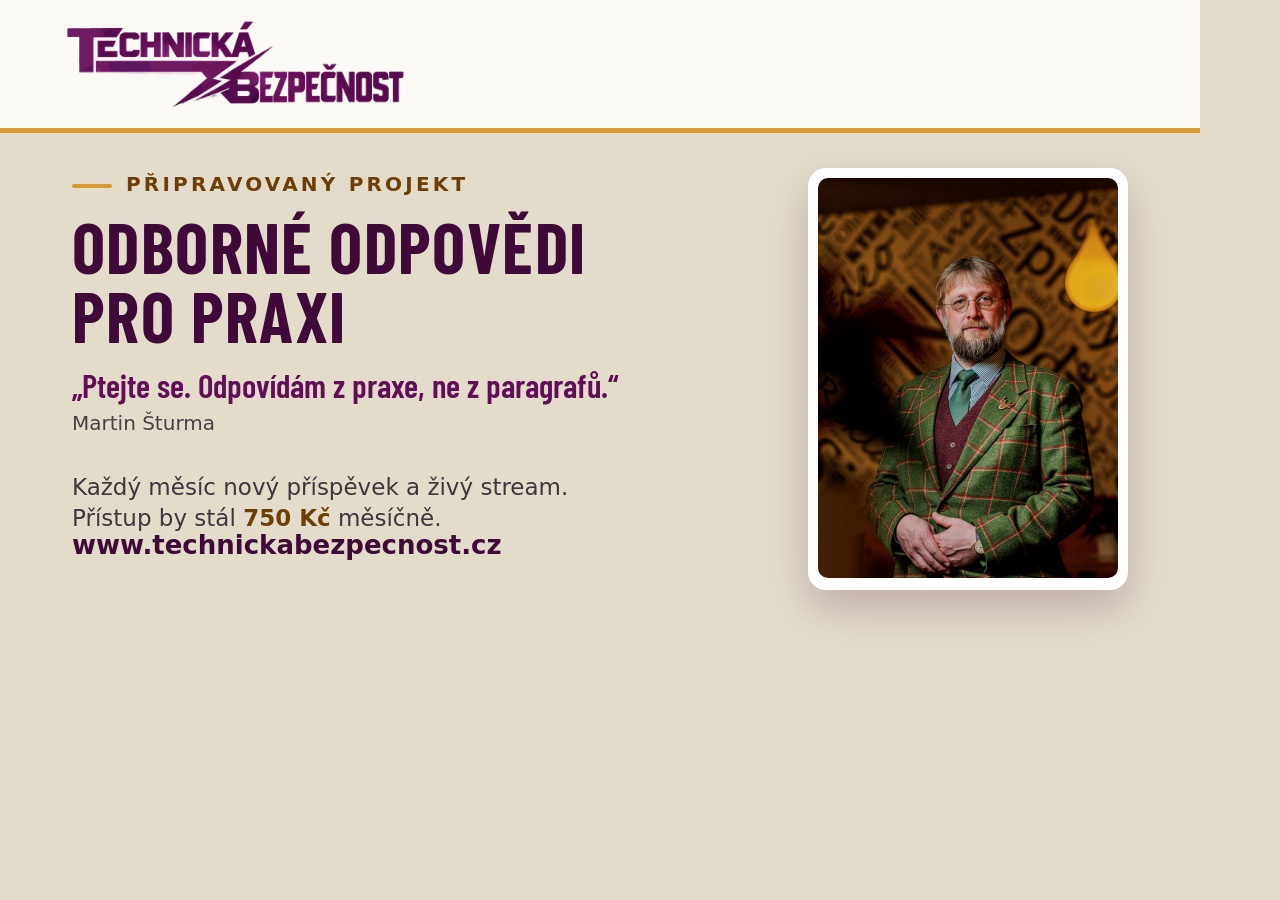
<file: scripts/og-template.html>
<!DOCTYPE html>
<html lang="cs">
<head>
<meta charset="utf-8">
<title>OG obrázek – Technická bezpečnost</title>
<style>
  /* Šablona 1200×630 pro og:image. Barvy drží tokeny webu (style.css):
     hlavička #fbf9f3 + jantarová linka #dc9a35, papír #e3dccb, švestka loga
     #620d58 / tmavá #3f0a39, bronz #6e3f05, text #41353f. Logo: assets/logo@2x.png. */
  @font-face { font-family: 'Barlow Condensed'; font-weight: 700; src: url('../public/assets/fonts/barlow-condensed-latin-ext-700-normal.woff2') format('woff2'); unicode-range: U+0100-02BA, U+02BD-02C5, U+02C7-02CC, U+02CE-02D7, U+02DD-02FF, U+0304, U+0308, U+0329, U+1D00-1DBF, U+1E00-1E9F, U+1EF2-1EFF, U+2020, U+20A0-20AB, U+20AD-20C0, U+2113, U+2C60-2C7F, U+A720-A7FF; }
  @font-face { font-family: 'Barlow Condensed'; font-weight: 700; src: url('../public/assets/fonts/barlow-condensed-latin-700-normal.woff2') format('woff2'); }
  @font-face { font-family: 'Barlow Condensed'; font-weight: 600; src: url('../public/assets/fonts/barlow-condensed-latin-ext-600-normal.woff2') format('woff2'); unicode-range: U+0100-02BA, U+02BD-02C5, U+02C7-02CC, U+02CE-02D7, U+02DD-02FF, U+0304, U+0308, U+0329, U+1D00-1DBF, U+1E00-1E9F, U+1EF2-1EFF, U+2020, U+20A0-20AB, U+20AD-20C0, U+2113, U+2C60-2C7F, U+A720-A7FF; }
  @font-face { font-family: 'Barlow Condensed'; font-weight: 600; src: url('../public/assets/fonts/barlow-condensed-latin-600-normal.woff2') format('woff2'); }
  html, body { margin: 0; }
  body {
    width: 1200px; height: 630px; overflow: hidden;
    background: #e3dccb;
    font-family: Inter, system-ui, -apple-system, "Segoe UI", Roboto, Arial, sans-serif;
    color: #41353f;
    position: relative;
  }
  .band { position: absolute; left: 0; top: 0; right: 0; height: 128px; background: #fbf9f3; border-bottom: 5px solid #dc9a35; }
  .logo { position: absolute; left: 66px; top: 20px; height: 88px; }
  .copy { position: absolute; left: 72px; top: 172px; width: 690px; }
  .eyebrow { color: #6e3f05; text-transform: uppercase; letter-spacing: 0.16em; font-weight: 700; font-size: 20px; margin: 0 0 16px; }
  .eyebrow::before { content: ""; display: inline-block; width: 40px; height: 4px; background: #dc9a35; margin-right: 14px; vertical-align: middle; border-radius: 2px; }
  h1 { font-family: 'Barlow Condensed', 'Arial Narrow', sans-serif; font-weight: 700; text-transform: uppercase; color: #3f0a39; font-size: 70px; line-height: 0.98; letter-spacing: 0.02em; margin: 0; }
  .motto { font-family: 'Barlow Condensed', 'Arial Narrow', sans-serif; font-weight: 600; font-size: 33px; line-height: 1.15; color: #620d58; margin: 18px 0 0; }
  .author { font-size: 20px; color: #4a3f49; margin: 6px 0 0; }
  .price { position: absolute; left: 72px; bottom: 96px; width: 640px; font-size: 23px; line-height: 1.35; color: #41353f; margin: 0; }
  .price strong { color: #6e3f05; }
  .domain { position: absolute; left: 72px; bottom: 44px; font-weight: 700; font-size: 26px; color: #3f0a39; }
  .portrait { position: absolute; right: 72px; top: 168px; width: 300px; margin: 0; background: #fff; padding: 10px 10px 12px; border-radius: 18px; box-shadow: 0 18px 44px rgba(63, 10, 57, 0.22); }
  .portrait img { display: block; width: 100%; aspect-ratio: 3/4; object-fit: cover; object-position: 50% 25%; border-radius: 10px; }
</style>
</head>
<body>
  <div class="band"><img class="logo" src="../public/assets/logo@2x.png" alt=""></div>
  <div class="copy">
    <p class="eyebrow">Připravovaný projekt</p>
    <h1>Odborné odpovědi<br>pro praxi</h1>
    <p class="motto">„Ptejte se. Odpovídám z praxe, ne z paragrafů.“</p>
    <p class="author">Martin Šturma</p>
  </div>
  <p class="price">Každý měsíc nový příspěvek a živý stream.<br>Přístup by stál <strong>750 Kč</strong> měsíčně.</p>
  <p class="domain">www.technickabezpecnost.cz</p>
  <figure class="portrait"><img src="../public/assets/portret-autor.jpg" alt=""></figure>
</body>
</html>
</file>
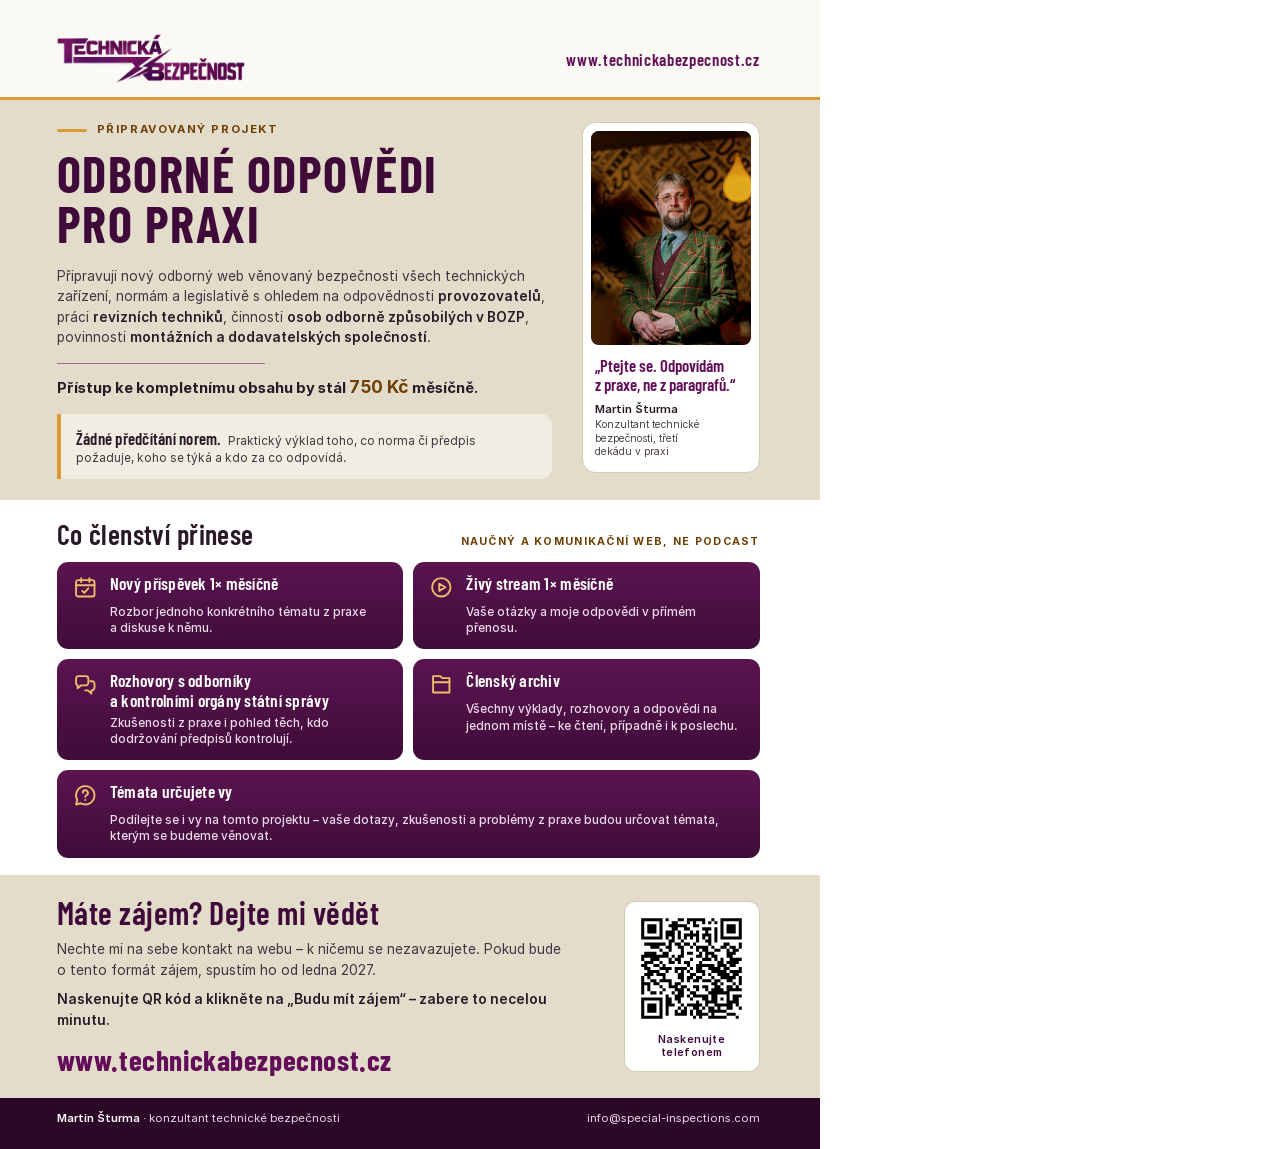
<file: print/letak/letak.html>
<!DOCTYPE html>
<html lang="cs">
<head>
<meta charset="utf-8">
<title>Technická bezpečnost – leták A4</title>
<!--
  Tiskový leták A4 ve vizuálu webu www.technickabezpecnost.cz.
  Varianta se volí parametrem ?v=…  (sestavuje build.sh):
    spad    – 216 × 303 mm: A4 + spadávka 3 mm na každé straně
    znacky  – 226 × 313 mm: totéž + ořezové značky v okraji 5 mm
    bez     – 210 × 297 mm: bez spadávky (kancelářská tiskárna, prohlížení)
  Pozadí pásů sahají až do spadávky, veškerý text a QR kód drží
  bezpečnou zónu ≥ 6 mm od ořezové čáry (kontroluje build-letak.cjs).
  Chromium zaokrouhluje velikost PDF stránky (až ~0,3 mm), proto se
  vykresluje o 1 mm větší s přetaženým pozadím a finish.py nastaví
  přesné MediaBox/BleedBox/TrimBox ukotvené v levém horním rohu.
-->
<style>
@font-face {
  font-family: 'Barlow Condensed';
  font-weight: 600;
  src: url('../../public/assets/fonts/barlow-condensed-latin-ext-600-normal.woff2') format('woff2');
  unicode-range: U+0100-02BA, U+02BD-02C5, U+02C7-02CC, U+02CE-02D7, U+02DD-02FF, U+0304, U+0308, U+0329, U+1D00-1DBF, U+1E00-1E9F, U+1EF2-1EFF, U+2020, U+20A0-20AB, U+20AD-20C0, U+2113, U+2C60-2C7F, U+A720-A7FF;
}
@font-face {
  font-family: 'Barlow Condensed';
  font-weight: 600;
  src: url('../../public/assets/fonts/barlow-condensed-latin-600-normal.woff2') format('woff2');
  unicode-range: U+0000-00FF, U+0131, U+0152-0153, U+02BB-02BC, U+02C6, U+02DA, U+02DC, U+0304, U+0308, U+0329, U+2000-206F, U+20AC, U+2122, U+2191, U+2193, U+2212, U+2215, U+FEFF, U+FFFD;
}
@font-face {
  font-family: 'Barlow Condensed';
  font-weight: 700;
  src: url('../../public/assets/fonts/barlow-condensed-latin-ext-700-normal.woff2') format('woff2');
  unicode-range: U+0100-02BA, U+02BD-02C5, U+02C7-02CC, U+02CE-02D7, U+02DD-02FF, U+0304, U+0308, U+0329, U+1D00-1DBF, U+1E00-1E9F, U+1EF2-1EFF, U+2020, U+20A0-20AB, U+20AD-20C0, U+2113, U+2C60-2C7F, U+A720-A7FF;
}
@font-face {
  font-family: 'Barlow Condensed';
  font-weight: 700;
  src: url('../../public/assets/fonts/barlow-condensed-latin-700-normal.woff2') format('woff2');
  unicode-range: U+0000-00FF, U+0131, U+0152-0153, U+02BB-02BC, U+02C6, U+02DA, U+02DC, U+0304, U+0308, U+0329, U+2000-206F, U+20AC, U+2122, U+2191, U+2193, U+2212, U+2215, U+FEFF, U+FFFD;
}

@font-face {
  font-family: 'Inter Letak';
  font-weight: 400;
  src: url('fonts/Inter-Regular.ttf') format('truetype');
}
@font-face {
  font-family: 'Inter Letak';
  font-weight: 500;
  src: url('fonts/Inter-Medium.ttf') format('truetype');
}
@font-face {
  font-family: 'Inter Letak';
  font-weight: 600;
  src: url('fonts/Inter-SemiBold.ttf') format('truetype');
}
@font-face {
  font-family: 'Inter Letak';
  font-weight: 700;
  src: url('fonts/Inter-Bold.ttf') format('truetype');
}

:root {
  /* barvy = tokeny webu (public/assets/style.css), paleta od loga */
  --c-primary: #620d58;
  --c-primary-dark: #3f0a39;
  --c-accent: #dc9a35;
  --c-ink: #291927;
  --c-body: #41353f;
  --c-paper: #e3dccb;
  --c-paper-deep: #d3cab4;
  --c-paper-light: #f1ede2;
  --c-bronze: #6e3f05;
  --c-muted-warm: #4a3f49;
  --c-header-bg: #fbf9f3;
  --c-footer-bg: #2c0727;
  --c-footer-text: #ebdbe9;
  --c-card-from: #5a1450;
  --c-card-to: #3f0c39;
  --c-card-text: #efdcec;
  --c-card-icon: #f2bd6b;

  /* geometrie – přepisuje skript níže podle varianty */
  --bleed: 3mm;
  --slug: 0mm;
  --over: 1mm;   /* pozadí přetažené vpravo a dole; finish.py stránku ořízne přesně */
  --pad-x: calc(var(--bleed) + 12mm);
  --pad-r: calc(var(--pad-x) + var(--over));
  --display: 'Barlow Condensed', 'Arial Narrow', Arial, sans-serif;
  --text: 'Inter Letak', 'Liberation Sans', Arial, sans-serif;
}

* { box-sizing: border-box; }
html, body { margin: 0; padding: 0; }
body {
  font-family: var(--text);
  color: var(--c-body);
  -webkit-print-color-adjust: exact;
  print-color-adjust: exact;
  font-kerning: normal;
  font-variant-ligatures: common-ligatures;
}
h1, h2, h3, p, figure, ul { margin: 0; }

/* Plocha včetně spadávky; ořezová čára leží --bleed od jejích okrajů */
.sheet {
  position: absolute;
  left: var(--slug);
  top: var(--slug);
  width: calc(210mm + 2 * var(--bleed) + var(--over));
  height: calc(297mm + 2 * var(--bleed) + var(--over));
  overflow: hidden;
  display: flex;
  flex-direction: column;
  background: #fff;
}

/* --- Horní pás s logem (jako hlavička webu: lomená bílá, jantarová linka) --- */
.band-top {
  background: var(--c-header-bg);
  border-bottom: 0.8mm solid var(--c-accent);
  padding: calc(var(--bleed) + 6mm) var(--pad-r) 3.6mm var(--pad-x);
  display: flex;
  justify-content: space-between;
  align-items: center;
}
.brand { display: block; height: 13mm; width: auto; }
.band-url {
  font-family: var(--display);
  font-weight: 600;
  font-size: 12.5pt;
  letter-spacing: 0.04em;
  color: var(--c-primary);
}

/* --- Hero na papíru --- */
.hero {
  background: var(--c-paper);
  padding: 6mm var(--pad-r) 5.5mm var(--pad-x);
  display: grid;
  grid-template-columns: minmax(0, 1fr) 47mm;
  column-gap: 8mm;
  align-items: start;
}
.eyebrow {
  font-size: 8.5pt;
  font-weight: 700;
  letter-spacing: 0.14em;
  text-transform: uppercase;
  color: var(--c-bronze);
}
.eyebrow::before {
  content: "";
  display: inline-block;
  width: 8mm;
  height: 0.9mm;
  background: var(--c-accent);
  margin-right: 2.6mm;
  vertical-align: middle;
  border-radius: 0.5mm;
}
h1 {
  font-family: var(--display);
  font-weight: 700;
  font-size: 38pt;
  line-height: 1.0;
  letter-spacing: 0.03em;
  text-transform: uppercase;
  color: var(--c-primary-dark);
  margin: 3mm 0 4.5mm;
}
.lead {
  font-size: 10.2pt;
  line-height: 1.5;
  color: var(--c-body);
  hyphens: manual;
}
.lead strong { color: var(--c-ink); font-weight: 600; }
.price {
  margin-top: 4mm;
  padding-top: 3.6mm;
  position: relative;
  font-size: 11pt;
  font-weight: 700;
  color: var(--c-ink);
}
.price::before {
  content: "";
  position: absolute;
  left: 0;
  top: 0;
  width: 55mm;
  height: 0.3mm;
  background: rgba(98, 13, 88, 0.55);
}
.price strong { color: var(--c-bronze); font-size: 13pt; font-weight: 700; }
.callout {
  margin-top: 4.5mm;
  border-left: 1.2mm solid var(--c-accent);
  background: var(--c-paper-light);
  border-radius: 0 3mm 3mm 0;
  padding: 3mm 4mm 3.2mm;
}
.callout p { font-size: 8.9pt; line-height: 1.45; color: var(--c-body); }
.callout strong {
  font-family: var(--display);
  font-weight: 600;
  font-size: 12.5pt;
  letter-spacing: 0.015em;
  color: var(--c-ink);
  margin-right: 1mm;
}

.portrait {
  background: #fff;
  border: 0.25mm solid var(--c-paper-deep);
  border-radius: 3.5mm;
  padding: 2mm 2mm 3.4mm;
}
.portrait img {
  display: block;
  width: 100%;
  aspect-ratio: 3 / 4;
  object-fit: cover;
  object-position: 50% 25%;
  border-radius: 2mm;
}
.portrait figcaption { padding: 2.8mm 1.2mm 0; }
.motto {
  font-family: var(--display);
  font-weight: 600;
  font-size: 12.6pt;
  line-height: 1.15;
  color: var(--c-primary);
  margin-bottom: 2mm;
}
.author { font-size: 8.6pt; font-weight: 600; color: var(--c-ink); }
.role { text-wrap: balance; font-size: 7.6pt; line-height: 1.35; color: var(--c-muted-warm); margin-top: 0.6mm; }

/* --- Co členství přinese --- */
.benefits {
  padding: 5mm var(--pad-r) 4.5mm var(--pad-x);
}
.benefits-head {
  display: flex;
  justify-content: space-between;
  align-items: baseline;
  gap: 6mm;
  margin-bottom: 3.2mm;
}
h2 {
  font-family: var(--display);
  font-weight: 600;
  font-size: 21pt;
  letter-spacing: 0.015em;
  line-height: 1.1;
  color: var(--c-ink);
}
.benefits-tag {
  font-size: 8pt;
  font-weight: 700;
  letter-spacing: 0.12em;
  text-transform: uppercase;
  color: var(--c-bronze);
  white-space: nowrap;
}
.cards {
  display: grid;
  grid-template-columns: 1fr 1fr;
  gap: 2.6mm;
}
.card {
  display: grid;
  grid-template-columns: 6.5mm minmax(0, 1fr);
  column-gap: 3.4mm;
  align-content: start;
  background: linear-gradient(180deg, var(--c-card-from), var(--c-card-to));
  border-radius: 3mm;
  padding: 3.2mm 4.2mm 3.4mm;
}
.card-wide { grid-column: 1 / -1; }
.card svg { width: 6.5mm; height: 6.5mm; color: var(--c-card-icon); margin-top: 0.2mm; }
.card h3 {
  font-family: var(--display);
  font-weight: 600;
  font-size: 13pt;
  line-height: 1.12;
  letter-spacing: 0.015em;
  color: #fff;
  text-wrap: balance;
}
.card p {
  grid-column: 2;
  margin-top: 1.2mm;
  font-size: 8.8pt;
  font-weight: 500;
  line-height: 1.4;
  color: var(--c-card-text);
}

/* --- Výzva + QR --- */
.cta {
  flex: 1;
  background: var(--c-paper);
  padding: 5.5mm var(--pad-r) 5.5mm var(--pad-x);
  display: grid;
  grid-template-columns: minmax(0, 1fr) 36mm;
  column-gap: 12mm;
  align-items: center;
}
.cta h2 { font-size: 24pt; color: var(--c-primary-dark); }
.cta-text {
  margin-top: 2.2mm;
  font-size: 10.3pt;
  line-height: 1.5;
  color: var(--c-body);
}
.cta-steps {
  margin-top: 2.4mm;
  font-size: 10.3pt;
  line-height: 1.5;
  font-weight: 600;
  color: var(--c-ink);
}
.cta-url {
  margin-top: 3mm;
  font-family: var(--display);
  font-weight: 700;
  font-size: 22pt;
  letter-spacing: 0.02em;
  color: var(--c-primary);
}
.qr {
  background: #fff;
  border-radius: 3mm;
  padding: 1.2mm;
  border: 0.25mm solid var(--c-paper-deep);
  text-align: center;
}
.qr img { display: block; width: 100%; height: auto; }
.qr-caption {
  padding: 0.6mm 0 1.8mm;
  font-size: 8pt;
  font-weight: 600;
  letter-spacing: 0.04em;
  color: var(--c-primary-dark);
}

/* --- Patička --- */
.band-bottom {
  background: var(--c-footer-bg);
  color: var(--c-footer-text);
  padding: 3.6mm var(--pad-r) calc(var(--bleed) + 6.5mm + var(--over)) var(--pad-x);
  display: flex;
  justify-content: space-between;
  align-items: baseline;
  font-size: 8.6pt;
}
.band-bottom strong { color: #fff; font-weight: 600; }

/* --- Ořezové značky (jen varianta znacky) --- */
.marks { position: absolute; left: 0; top: 0; pointer-events: none; }
.slug-info {
  position: absolute;
  font-family: var(--text);
  font-size: 5.5pt;
  color: #555;
  white-space: nowrap;
}
</style>
</head>
<body>
<div class="sheet">

  <div class="band-top">
    <img class="brand" src="../logo/logo-technicka-bezpecnost-napis.png" alt="Technická bezpečnost">
    <span class="band-url">www.technickabezpecnost.cz</span>
  </div>

  <section class="hero">
    <div class="hero-copy">
      <p class="eyebrow safe">Připravovaný projekt</p>
      <h1 class="safe">Odborné odpovědi pro&nbsp;praxi</h1>
      <p class="lead safe">Připravuji nový odborný web věnovaný bezpečnosti všech technických zařízení, normám a&nbsp;legislativě s&nbsp;ohledem na odpovědnosti <strong>provozovatelů</strong>, práci <strong>revizních techniků</strong>, činnosti <strong>osob odborně způsobilých v&nbsp;BOZP</strong>, povinnosti <strong>montážních a&nbsp;dodavatelských společností</strong>.</p>
      <p class="price safe">Přístup ke kompletnímu obsahu by stál <strong>750&nbsp;Kč</strong> měsíčně.</p>
      <div class="callout safe">
        <p><strong>Žádné předčítání norem.</strong> Praktický výklad toho, co norma či předpis požaduje, koho se týká a&nbsp;kdo za co odpovídá.</p>
      </div>
    </div>
    <figure class="portrait safe">
      <img src="../../public/assets/portret-autor@2x.jpg" alt="Portrét: Martin Šturma">
      <figcaption>
        <p class="motto">„Ptejte se. Odpovídám z&nbsp;praxe, ne z&nbsp;paragrafů.“</p>
        <p class="author">Martin Šturma</p>
        <p class="role">Konzultant technické bezpečnosti, třetí dekádu v&nbsp;praxi</p>
      </figcaption>
    </figure>
  </section>

  <section class="benefits">
    <div class="benefits-head">
      <h2 class="safe">Co členství přinese</h2>
      <p class="benefits-tag safe">Naučný a&nbsp;komunikační web, ne podcast</p>
    </div>
    <div class="cards">
      <article class="card safe">
        <svg viewBox="0 0 24 24" fill="none" stroke="currentColor" stroke-width="1.8" stroke-linecap="round" stroke-linejoin="round"><rect x="3" y="5" width="18" height="16" rx="2"/><path d="M8 3v4M16 3v4M3 10h18"/><path d="M9 15.5l2 2 4-4.5"/></svg>
        <h3>Nový příspěvek 1×&nbsp;měsíčně</h3>
        <p>Rozbor jednoho konkrétního tématu z&nbsp;praxe a&nbsp;diskuse k&nbsp;němu.</p>
      </article>
      <article class="card safe">
        <svg viewBox="0 0 24 24" fill="none" stroke="currentColor" stroke-width="1.8" stroke-linecap="round" stroke-linejoin="round"><circle cx="12" cy="12" r="9"/><path d="M10 8.5l6 3.5-6 3.5z"/></svg>
        <h3>Živý stream 1×&nbsp;měsíčně</h3>
        <p>Vaše otázky a&nbsp;moje odpovědi v&nbsp;přímém přenosu.</p>
      </article>
      <article class="card safe">
        <svg viewBox="0 0 24 24" fill="none" stroke="currentColor" stroke-width="1.8" stroke-linecap="round" stroke-linejoin="round"><path d="M3 6.5A2.5 2.5 0 0 1 5.5 4h7A2.5 2.5 0 0 1 15 6.5v4a2.5 2.5 0 0 1-2.5 2.5H8l-3.5 3v-3A2.5 2.5 0 0 1 3 10.5z"/><path d="M17 9h1.5A2.5 2.5 0 0 1 21 11.5v4a2.5 2.5 0 0 1-2.5 2.5H18v3l-3.5-3H12"/></svg>
        <h3>Rozhovory s&nbsp;odborníky a&nbsp;kontrolními orgány státní správy</h3>
        <p>Zkušenosti z&nbsp;praxe i&nbsp;pohled těch, kdo dodržování předpisů kontrolují.</p>
      </article>
      <article class="card safe">
        <svg viewBox="0 0 24 24" fill="none" stroke="currentColor" stroke-width="1.8" stroke-linecap="round" stroke-linejoin="round"><path d="M4 4h7l2 2h7v14H4z"/><path d="M4 10h16"/></svg>
        <h3>Členský archiv</h3>
        <p>Všechny výklady, rozhovory a&nbsp;odpovědi na jednom místě&nbsp;– ke čtení, případně i&nbsp;k&nbsp;poslechu.</p>
      </article>
      <article class="card card-wide safe">
        <svg viewBox="0 0 24 24" fill="none" stroke="currentColor" stroke-width="1.8" stroke-linecap="round" stroke-linejoin="round"><path d="M12 3a9 9 0 0 0-7.8 13.5L3 21l4.5-1.2A9 9 0 1 0 12 3z"/><path d="M9.6 9.6a2.5 2.5 0 1 1 3.4 2.3c-.7.4-1 1-1 1.7"/><path d="M12 16.6h.01"/></svg>
        <h3>Témata určujete vy</h3>
        <p>Podílejte se i&nbsp;vy na tomto projektu&nbsp;– vaše dotazy, zkušenosti a&nbsp;problémy z&nbsp;praxe budou určovat témata, kterým se budeme věnovat.</p>
      </article>
    </div>
  </section>

  <section class="cta">
    <div class="cta-copy">
      <h2 class="safe">Máte zájem? Dejte mi vědět</h2>
      <p class="cta-text safe">Nechte mi na sebe kontakt na webu&nbsp;– k&nbsp;ničemu se nezavazujete. Pokud bude o&nbsp;tento formát zájem, spustím ho od ledna&nbsp;2027.</p>
      <p class="cta-steps safe">Naskenujte QR kód a&nbsp;klikněte na „Budu mít zájem“ – zabere to necelou minutu.</p>
      <p class="cta-url safe">www.technickabezpecnost.cz</p>
    </div>
    <div class="qr safe">
      <img class="qr-img" src="qr-web.svg" alt="QR kód: https://www.technickabezpecnost.cz/">
      <p class="qr-caption">Naskenujte telefonem</p>
    </div>
  </section>

  <div class="band-bottom">
    <span class="safe"><strong>Martin Šturma</strong> · konzultant technické bezpečnosti</span>
    <span class="safe">info@special-inspections.com</span>
  </div>

</div>

<script>
/* Varianta z ?v=… : nastaví spad, okraj pro značky, velikost stránky
   a nakreslí ořezové značky. window.__letak čte sestavovací skript. */
(function () {
  var v = new URLSearchParams(location.search).get('v') || 'spad';
  var bleed = v === 'bez' ? 0 : 3;
  var slug = v === 'znacky' ? 5 : 0;
  var W = 210 + 2 * (bleed + slug);
  var H = 297 + 2 * (bleed + slug);
  var over = 1;                       // mm navíc vpravo/dole, finish.py ořízne
  var root = document.documentElement.style;
  root.setProperty('--bleed', bleed + 'mm');
  root.setProperty('--slug', slug + 'mm');
  // u varianty se značkami zůstává přesah bílý (pozadí nesmí do značek)
  root.setProperty('--over', (slug ? 0 : over) + 'mm');
  if (v === 'bez') {
    // bez spadu tiskárna sama nechá bílý okraj – obsah drží 12 mm od kraje
    root.setProperty('--pad-x', '12mm');
  }
  var st = document.createElement('style');
  st.textContent = '@page { size: ' + (W + over) + 'mm ' + (H + over) + 'mm; margin: 0; } html, body { width: ' + (W + over) + 'mm; height: ' + (H + over) + 'mm; }';
  document.head.appendChild(st);

  if (v === 'znacky') {
    var o = slug + bleed;            // ořezová čára od okraje stránky (mm)
    // Vektorové SVG přes celou stránku: čáry na přesných souřadnicích v mm
    // (malé <div> by Chromium zarovnal na celé pixely, ~0,1 mm).
    var t = 0.0882;                  // tloušťka 0,25 pt
    var e = o - bleed;               // značka končí na hraně spadávky (3 mm od ořezu)
    var lines = [
      [0, o, e, o], [o, 0, o, e],                        // levý horní
      [W - e, o, W, o], [W - o, 0, W - o, e],            // pravý horní
      [0, H - o, e, H - o], [o, H - e, o, H],            // levý dolní
      [W - e, H - o, W, H - o], [W - o, H - e, W - o, H] // pravý dolní
    ];
    var ns = 'http://www.w3.org/2000/svg';
    var svg = document.createElementNS(ns, 'svg');
    svg.setAttribute('class', 'marks');
    svg.setAttribute('width', W + 'mm');
    svg.setAttribute('height', H + 'mm');
    svg.setAttribute('viewBox', '0 0 ' + W + ' ' + H);
    lines.forEach(function (l) {
      var ln = document.createElementNS(ns, 'line');
      ln.setAttribute('x1', l[0]); ln.setAttribute('y1', l[1]);
      ln.setAttribute('x2', l[2]); ln.setAttribute('y2', l[3]);
      ln.setAttribute('stroke', '#000');
      ln.setAttribute('stroke-width', t);
      svg.appendChild(ln);
    });
    document.body.appendChild(svg);
    var info = document.createElement('div');
    info.className = 'slug-info';
    info.style.left = (o + 4) + 'mm';
    info.style.top = (H - slug + 1.4) + 'mm';
    info.textContent = 'Technická bezpečnost – leták A4 · čistý formát 210 × 297 mm · spadávka 3 mm · ořezové značky';
    document.body.appendChild(info);
  }
  window.__letak = { variant: v, W: W, H: H, bleed: bleed, slug: slug, over: over };
}());
</script>
</body>
</html>
</file>
<file: assets/style.css>
/* ============================================================
   Technická bezpečnost – landing page
   Čisté CSS bez závislostí. Tělový text: systémová písma.
   Nadpisy: Barlow Condensed – self-host (OFL, viz fonts/
   LICENSE-OFL.txt), žádné externí CDN kvůli GDPR.
   ============================================================ */

@font-face {
  font-family: 'Barlow Condensed';
  font-style: normal;
  font-display: swap;
  font-weight: 600;
  src: url('fonts/barlow-condensed-latin-ext-600-normal.woff2') format('woff2');
  unicode-range: U+0100-02BA, U+02BD-02C5, U+02C7-02CC, U+02CE-02D7, U+02DD-02FF, U+0304, U+0308, U+0329, U+1D00-1DBF, U+1E00-1E9F, U+1EF2-1EFF, U+2020, U+20A0-20AB, U+20AD-20C0, U+2113, U+2C60-2C7F, U+A720-A7FF;
}

@font-face {
  font-family: 'Barlow Condensed';
  font-style: normal;
  font-display: swap;
  font-weight: 600;
  src: url('fonts/barlow-condensed-latin-600-normal.woff2') format('woff2');
  unicode-range: U+0000-00FF, U+0131, U+0152-0153, U+02BB-02BC, U+02C6, U+02DA, U+02DC, U+0304, U+0308, U+0329, U+2000-206F, U+20AC, U+2122, U+2191, U+2193, U+2212, U+2215, U+FEFF, U+FFFD;
}

@font-face {
  font-family: 'Barlow Condensed';
  font-style: normal;
  font-display: swap;
  font-weight: 700;
  src: url('fonts/barlow-condensed-latin-ext-700-normal.woff2') format('woff2');
  unicode-range: U+0100-02BA, U+02BD-02C5, U+02C7-02CC, U+02CE-02D7, U+02DD-02FF, U+0304, U+0308, U+0329, U+1D00-1DBF, U+1E00-1E9F, U+1EF2-1EFF, U+2020, U+20A0-20AB, U+20AD-20C0, U+2113, U+2C60-2C7F, U+A720-A7FF;
}

@font-face {
  font-family: 'Barlow Condensed';
  font-style: normal;
  font-display: swap;
  font-weight: 700;
  src: url('fonts/barlow-condensed-latin-700-normal.woff2') format('woff2');
  unicode-range: U+0000-00FF, U+0131, U+0152-0153, U+02BB-02BC, U+02C6, U+02DA, U+02DC, U+0304, U+0308, U+0329, U+2000-206F, U+20AC, U+2122, U+2191, U+2193, U+2212, U+2215, U+FEFF, U+FFFD;
}

:root {
  /* Paleta od nového loga (mats/, scripts/make-logo.py): švestka loga
     #620d58 (307°), celá tmavá řada drží stejný odstín. Logo je
     jednobarevné – jantar je doplňkový teplý akcent (komplementární ke
     švestce, výstražné značení), ne barva z loga. */
  --c-primary: #620d58;
  --c-primary-dark: #3f0a39;
  --c-accent: #dc9a35;
  --c-ink: #291927;
  --c-body: #41353f;
  --c-muted: #695d68;
  /* „Starý papír“ – jednobarevný podklad pod textem (přání klienta).
     Od nového loga o chlup méně olivový (#e0ddcb → #e3dccb), aby se
     netloukl se švestkou; původní odstín lze vrátit (README). Při ztmavení
     pod paper-deep znovu ověřit kontrast bronzu a muted-warm. */
  --c-paper: #e3dccb;
  --c-paper-deep: #d3cab4;
  --c-paper-light: #f1ede2;
  --c-bronze: #6e3f05;       /* akcentní text na papíru (>= 6:1) */
  --c-muted-warm: #4a3f49;   /* tlumený text na papíru (>= 7:1) */
  --c-bg: #ffffff;
  --c-bg-soft: var(--c-paper-light);
  --c-line: #dad1bf;
  /* Rámečky ovládacích prvků musí mít kontrast >= 3:1 (WCAG 1.4.11)
     na bílé i na papíru; světlá --c-line je jen pro dekorativní okraje. */
  --c-line-strong: #60575f;
  --c-ok: #1e7d43;
  --c-ok-bg: #ecf7f0;
  --c-err: #b3261e;
  --c-err-bg: #fdecea;
  --c-footer-bg: #2c0727;
  --c-footer-text: #ebdbe9;
  --c-footer-link: #f2bd6b;
  --c-footer-link-hover: #f8d8a4;
  --c-footer-meta: #bea7bb;
  --c-footer-line: rgba(255, 255, 255, 0.18);
  /* Hlavička s logem */
  --c-header-bg: #fbf9f3;
  --c-header-line: var(--c-accent);
  --c-header-cta: var(--c-primary);
  --c-header-cta-line: var(--c-primary);
  --c-header-cta-hover-bg: var(--c-primary);
  --c-header-cta-hover: #fff;
  --c-focus-header: var(--c-primary);      /* focus kroužek na hlavičce */
  --c-focus-dark: #ffffff;        /* focus kroužek na tmavé patičce */
  /* Karty „Co členství přinese“ */
  --c-card-from: #5a1450;
  --c-card-to: #3f0c39;
  --c-card-text: #efdcec;
  --c-card-icon: #f2bd6b;         /* ikony karet – světlý jantar (doplňkový akcent) */
  --c-card-divider: rgba(255, 255, 255, 0.22);
  /* Linky a rámečky v barvě značky */
  --c-rule: rgba(98, 13, 88, 0.55);
  --c-frame: rgba(98, 13, 88, 0.16);
  --c-shadow-rgb: 63, 10, 57;
  --radius: 12px;
  --shadow: 0 10px 30px rgba(var(--c-shadow-rgb), 0.10);
  --focus: var(--c-primary);
}

* { box-sizing: border-box; }

html {
  scroll-behavior: smooth;
}

body {
  margin: 0;
  font-family: system-ui, -apple-system, "Segoe UI", Roboto, "Helvetica Neue", Arial, sans-serif;
  font-size: 1.0625rem;
  line-height: 1.65;
  color: var(--c-body);
  background: var(--c-bg);
  -webkit-text-size-adjust: 100%;
}

h1, h2, h3 {
  font-family: 'Barlow Condensed', 'Arial Narrow', Arial, system-ui, sans-serif;
  font-weight: 600;
  letter-spacing: 0.015em;
  color: var(--c-ink);
  line-height: 1.2;
  margin: 0 0 0.6em;
}

p { margin: 0 0 1em; }

a { color: var(--c-primary); }
a:hover { color: var(--c-primary-dark); }

:focus-visible {
  outline: 3px solid var(--focus);
  outline-offset: 2px;
  border-radius: 4px;
}

.container {
  max-width: 1060px;
  margin: 0 auto;
  padding: 0 20px;
}

.container.narrow { max-width: 760px; }

/* --- Skip link -------------------------------------------- */

.skip-link {
  position: absolute;
  left: -9999px;
  top: 0;
  background: var(--c-primary);
  color: #fff;
  padding: 10px 18px;
  border-radius: 0 0 8px 0;
  z-index: 100;
}

.skip-link:hover,
.skip-link:focus {
  color: #fff;
}

.skip-link:hover { background: var(--c-primary-dark); }

.skip-link:focus {
  left: 0;
  /* vyjíždí přes světlou hlavičku */
  outline-color: var(--c-primary-dark);
}

/* --- Hlavička ----------------------------------------------- */

.site-header {
  background: var(--c-header-bg);
  /* jantarová linka – oddělí světlou hlavičku od papíru („hlava“ stránky) */
  border-bottom: 3px solid var(--c-header-line);
}

.header-row {
  display: flex;
  align-items: center;
  justify-content: space-between;
  padding-top: 14px;
  padding-bottom: 14px;
}

/* Logo (scripts/make-logo.py z podkladu klienta v mats/) */
.brand {
  margin: 0;
  line-height: 0;
}

.brand img {
  display: block;
  height: 52px;
  width: auto;
}

/* Logo je odkaz na úvodní stránku (i z administrace a ze stránek po
   odeslání formuláře bez JS); klikací je jen samotné logo */
.brand a,
.fallback-brand a {
  display: inline-block;
  vertical-align: top;
}

.header-cta {
  color: var(--c-header-cta);
  text-decoration: none;
  font-weight: 600;
  font-size: 0.95rem;
  border: 1px solid var(--c-header-cta-line);
  border-radius: 999px;
  padding: 7px 18px;
  white-space: nowrap;
}

.header-cta:hover {
  color: var(--c-header-cta-hover);
  background: var(--c-header-cta-hover-bg);
}

/* Focus kroužek musí být vidět i na hlavičce a tmavé patičce */
.site-header :focus-visible {
  outline-color: var(--c-focus-header);
}

.site-footer :focus-visible {
  outline-color: var(--c-focus-dark);
}

/* --- Hero: text vlevo, portrét autora vpravo ----------------- */

.hero {
  /* Jednobarevný podklad „starý papír“ – bez fotografie, bez textury. */
  background: var(--c-paper);
  color: var(--c-body);
  padding: 72px 0 80px;
}

.hero-grid {
  display: grid;
  grid-template-columns: minmax(0, 1fr) 360px;
  gap: 48px;
  align-items: start;
}

.hero .eyebrow {
  color: var(--c-bronze);
  text-transform: uppercase;
  letter-spacing: 0.14em;
  font-size: 0.85rem;
  font-weight: 700;
  margin-bottom: 16px;
}

/* Oranžový akcent přežívá jako dekorativní linka před eyebrow
   (bez kontrastního požadavku), text sám je bronzový. */
.hero .eyebrow::before {
  content: "";
  display: inline-block;
  width: 28px;
  height: 3px;
  background: var(--c-accent);
  margin-right: 10px;
  vertical-align: middle;
  border-radius: 2px;
}

.hero h1 {
  color: var(--c-primary-dark);
  text-transform: uppercase;
  font-weight: 700;
  font-size: clamp(2.4rem, 4.6vw, 3.3rem);
  line-height: 1.05;
  letter-spacing: 0.03em;
  margin-bottom: 24px;
}

.hero .lead {
  font-size: 1.1rem;
  line-height: 1.6;
  max-width: 60ch;
  margin-bottom: 0;
  text-wrap: pretty;
}

/* Zvýraznění cílových skupin v závazné větě klienta – žádné slovo
   se nemění, čtenář se v ní najde jedním pohledem. */
.hero .lead strong {
  font-weight: 600;
  color: var(--c-primary-dark);
}

.hero-facts {
  list-style: none;
  display: flex;
  flex-wrap: wrap;
  gap: 10px;
  padding: 0 0 24px;
  margin: 24px 0 0;
  width: fit-content;
  max-width: 100%;
  position: relative;
}

/* Oddělovač pod štítky: jedna nepřerušovaná linka, 1 px,
   v poloviční šíři řady štítků */
.hero-facts::after {
  content: "";
  position: absolute;
  left: 0;
  bottom: 0;
  width: 240px;
  max-width: 50%;
  height: 1px;
  background: var(--c-rule);
}

.hero-facts li {
  background: #fff;
  border: 1px solid var(--c-paper-deep);
  border-radius: 999px;
  padding: 7px 16px;
  font-size: 0.92rem;
  font-weight: 600;
  color: var(--c-primary-dark);
  white-space: nowrap;
}

.hero-price {
  font-size: 1.1rem;
  font-weight: 700;
  color: var(--c-ink);
  margin: 24px 0 0;
}

.hero-price strong {
  color: var(--c-bronze);
  font-size: 1.25rem;
}

.hero-actions {
  display: flex;
  flex-wrap: wrap;
  gap: 12px;
  margin: 32px 0 24px;
}

/* --- Portrét autora s mottem --------------------------------- */

.hero-portrait {
  margin: 0;
  background: #fff;
  padding: 8px 8px 14px;
  border-radius: 14px;
  box-shadow: 0 14px 34px rgba(var(--c-shadow-rgb), 0.18);
}

.hero-portrait img {
  display: block;
  width: 100%;
  height: auto;
  aspect-ratio: 3 / 4;
  object-fit: cover;
  object-position: 50% 25%;
  border-radius: 8px;
}

.hero-portrait figcaption {
  padding: 14px 6px 0;
}

.hero-motto {
  font-family: 'Barlow Condensed', 'Arial Narrow', Arial, system-ui, sans-serif;
  font-weight: 600;
  font-size: 1.45rem;
  line-height: 1.2;
  color: var(--c-primary);
  margin: 0 0 6px;
}

.hero-author {
  font-size: 0.9rem;
  color: var(--c-muted-warm);
  margin: 0;
}

.hero-author-role {
  font-size: 0.85rem;
  color: var(--c-muted-warm);
  margin: 2px 0 0;
}

/* --- Formulář přímo v hero ---------------------------------- */

.hero-form {
  max-width: 620px;
}

.hero-panel {
  display: grid;
  grid-template-rows: 0fr;
  visibility: hidden;
  transition: grid-template-rows 0.35s ease, visibility 0s linear 0.35s;
}

.hero-panel-inner {
  min-height: 0;
  overflow: hidden;
  padding: 0;
}

.hero-panel.open {
  grid-template-rows: 1fr;
  visibility: visible;
  transition: grid-template-rows 0.35s ease, visibility 0s;
}

/* Rozbalený formulář leží na papíru jako bílá karta (odsazení je na
   kartě, ne na obalu – sbalený panel tak má skutečně nulovou výšku) */
.hero-reg {
  background: #fff;
  border: 1px solid var(--c-frame);
  border-radius: var(--radius);
  box-shadow: var(--shadow);
  padding: 20px;
  margin: 2px 0 24px;
}

.hero-reg .gdpr-note {
  margin-top: 18px;
  padding-top: 14px;
  border-top: 1px solid var(--c-line);
}

#hero-status .success-box { margin: 20px 0 24px; }

/* Rozbalený stav CTA (nastavuje JS přes aria-expanded) */
a[data-vyber][aria-expanded="true"].btn-primary {
  background: var(--c-primary-dark);
  box-shadow: 0 0 0 3px var(--c-paper), 0 0 0 5px var(--c-primary-dark);
}

/* Fokus na rozbaleném CTA: obrys vně tmavého prstence, aby byl odlišitelný */
a[data-vyber][aria-expanded="true"].btn-primary:focus-visible {
  outline-offset: 7px;
}

/* Po odpovědi zmizí CTA i formulář v hero */
.hero-answered a[data-vyber],
.hero-answered .hero-panel {
  display: none;
}

.hero-answered .hero-actions { margin: 24px 0 6px; }
.hero-answered .btn-ghost { padding-left: 0; }

.hero-note {
  color: var(--c-muted-warm);
  font-size: 0.95rem;
  max-width: 60ch;
  margin: 0;
}

.hero-note a {
  color: var(--c-primary);
}

.hero-note a:hover {
  color: var(--c-primary-dark);
}

/* --- Tlačítka --------------------------------------------- */

.btn {
  display: inline-block;
  border: 0;
  border-radius: 10px;
  padding: 14px 28px;
  font-size: 1.05rem;
  font-weight: 700;
  font-family: inherit;
  text-decoration: none;
  cursor: pointer;
  transition: background-color 0.15s ease, transform 0.15s ease;
}

.btn:active { transform: translateY(1px); }

.btn-primary {
  background: var(--c-primary);
  color: #fff;
}

.btn-primary:hover {
  background: var(--c-primary-dark);
  color: #fff;
}

.btn-primary:focus-visible {
  outline-offset: 3px;
  box-shadow: 0 0 0 3px #fff;
}

.btn-ghost {
  background: transparent;
  color: var(--c-primary);
  padding: 14px 14px;
  text-decoration: underline;
  text-underline-offset: 4px;
  font-weight: 600;
}

.btn-ghost:hover {
  color: var(--c-primary-dark);
}

/* Šipka není součást podtržení */
.btn-ghost span {
  display: inline-block;
  text-decoration: none;
  margin-left: 2px;
}

.btn[disabled] {
  opacity: 0.65;
  cursor: wait;
}

/* --- Sekce ------------------------------------------------- */

.section { padding: 72px 0; }

.section-paper { background: var(--c-paper); }

.section h2 {
  font-size: clamp(1.65rem, 3.4vw, 2.25rem);
  margin-bottom: 0.8em;
}

/* Dvousloupcová sekce: text + doplňkové rámečky */
.split {
  display: grid;
  grid-template-columns: minmax(0, 1.15fr) minmax(0, 0.85fr);
  gap: 40px;
  align-items: start;
}

.split-text p:last-child { margin-bottom: 0; }

@media (max-width: 959px) {
  .split { grid-template-columns: 1fr; gap: 24px; }
}

.callout {
  border-left: 4px solid var(--c-accent);
  background: var(--c-paper-light);
  border-radius: 0 var(--radius) var(--radius) 0;
  padding: 20px;
}

.callout + .callout { margin-top: 16px; }

.callout h3 {
  font-size: 1.5rem;
  margin-bottom: 0.4em;
}

.callout p { margin: 0; }

/* --- Medailonek autora (v sekci Praktický výklad) ----------- */

.autor {
  max-width: 860px;               /* citace max. ~80 znaků na řádek */
  background: var(--c-paper);     /* tmavší než calloty – blok se od nich odliší */
  border-radius: var(--radius);
  padding: 24px 28px;
  margin-top: 40px;
}

.autor-label {
  font-family: inherit;
  font-size: 0.85rem;
  font-weight: 700;
  line-height: 1.4;
  letter-spacing: 0.14em;
  text-transform: uppercase;
  color: var(--c-bronze);
  margin: 0 0 8px;
}

.autor-quote { margin: 0; }

.autor-quote p {
  margin: 0;
  font-size: 1.1rem;
  line-height: 1.6;
  color: var(--c-ink);
  text-wrap: pretty;
}

.autor-podpis {
  margin: 12px 0 0;
  font-size: 0.95rem;
  color: var(--c-muted-warm);
}

.autor-podpis strong { color: var(--c-ink); }

/* --- Karty ------------------------------------------------- */

/* Dvě karty na řádek (+ široká závěrečná): žádný sirotek v žádné šířce
   a dlouhý nadpis karty rozhovorů se vejde na 1–2 řádky. */
.cards {
  display: grid;
  grid-template-columns: repeat(2, minmax(0, 1fr));
  gap: 18px;
}

@media (max-width: 560px) {
  .cards { grid-template-columns: 1fr; }
}

/* Karty: hlavička ikonka+nadpis vedle sebe, popisek přes celou šířku –
   žádné prázdné rohy ani těsné lámání textu. */
.card {
  display: grid;
  grid-template-columns: 28px 1fr;
  column-gap: 14px;
  align-items: start;
  align-content: start;
  background: linear-gradient(180deg, var(--c-card-from), var(--c-card-to));
  border-radius: var(--radius);
  padding: 20px;
}

.card-icon {
  width: 28px;
  height: 28px;
  color: var(--c-card-icon);
  margin-top: 2px;
}

.card-icon svg {
  width: 100%;
  height: 100%;
}

.card h3 {
  font-size: 1.4rem;
  margin: 0;
  color: #fff;
  text-wrap: balance;
}

.card p {
  grid-column: 1 / -1;
  margin: 12px 0 0;
  font-size: 0.95rem;
  line-height: 1.55;
  color: var(--c-card-text);
}

/* Široká závěrečná karta přes celý řádek – čte se jako banner */
.card-wide {
  grid-column: 1 / -1;
}

@media (min-width: 761px) {
  .card-wide {
    grid-template-columns: 28px auto minmax(0, 1fr);
    align-items: center;
  }

  .card-wide .card-icon { margin-top: 0; }

  .card-wide p {
    grid-column: 3;
    margin: 0;
    padding-left: 14px;
    border-left: 1px solid var(--c-card-divider);
  }
}

/* --- Registrace zájemců -------------------------------------- */

.reg-section,
#detaily,
#autor {
  scroll-margin-top: 20px;
}

.reg-section h2 { margin-bottom: 12px; }

.reg-lead {
  color: var(--c-body);
  margin: 0 0 24px;
}

.reg-lead strong { color: var(--c-ink); }

#registrace.answered .reg-lead { display: none; }

.reg-card {
  background: var(--c-bg);
  border: 1px solid var(--c-frame);
  border-radius: var(--radius);
  box-shadow: var(--shadow);
  padding: 24px;
}

/* Po úspěšném odeslání zůstane v kartě jen poděkování */
#registrace.answered .reg-form { display: none; }

/* --- Formuláře --------------------------------------------- */

.reg-intro { color: var(--c-muted); }

.field-grid {
  display: grid;
  grid-template-columns: 1fr 1fr;
  gap: 0 16px;
}

.field { margin-bottom: 16px; }

.field label {
  display: block;
  font-weight: 600;
  font-size: 0.95rem;
  color: var(--c-ink);
  margin-bottom: 6px;
}

.field input {
  width: 100%;
  font: inherit;
  color: var(--c-ink);
  background: #fff;
  border: 1.5px solid var(--c-line-strong);
  border-radius: 10px;
  padding: 11px 13px;
}

.field input::placeholder {
  color: var(--c-muted);
  opacity: 1;
}

.field input:focus-visible {
  outline: 3px solid var(--focus);
  outline-offset: 1px;
  border-color: var(--c-primary);
}

.field input[aria-invalid="true"] {
  border-color: var(--c-err);
}

.field-hint {
  font-size: 0.88rem;
  color: var(--c-muted);
  margin: 6px 0 0;
}

.field-error {
  font-size: 0.9rem;
  font-weight: 600;
  color: var(--c-err);
  margin: 6px 0 0;
}

.form-error {
  background: var(--c-err-bg);
  color: var(--c-err);
  font-weight: 600;
  border-radius: 10px;
  padding: 12px 16px;
  margin-bottom: 16px;
}

.gdpr-note {
  font-size: 0.88rem;
  color: var(--c-muted);
  margin: 14px 0 0;
}

/* Honeypot – mimo obrazovku, pro roboty ale v DOM */
.hp-field {
  position: absolute;
  left: -9999px;
  top: auto;
  width: 1px;
  height: 1px;
  overflow: hidden;
}

/* --- Success ------------------------------------------------ */

.form-status:focus { outline: none; }

.success-box {
  display: flex;
  gap: 14px;
  align-items: flex-start;
  background: var(--c-ok-bg);
  border: 1px solid #bfe3cc;
  border-radius: var(--radius);
  padding: 20px;
}

.success-box .success-icon {
  flex: 0 0 auto;
  width: 30px;
  height: 30px;
  color: var(--c-ok);
}

.success-box p {
  margin: 2px 0 0;
  font-weight: 600;
  color: #14532d;
}

/* --- Patička ------------------------------------------------ */

.site-footer {
  background: var(--c-footer-bg);
  color: var(--c-footer-text);
  padding: 48px 0;
  font-size: 0.95rem;
}

.site-footer a { color: var(--c-footer-link); }

/* E-mailová adresa se nesmí dělit na spojovníku */
a[href^="mailto:"] { white-space: nowrap; }
.site-footer a:hover { color: var(--c-footer-link-hover); }

.footer-owner { margin-bottom: 16px; }

.privacy {
  border: 1px solid var(--c-footer-line);
  border-radius: 10px;
  padding: 0;
  margin-bottom: 16px;
}

.privacy summary {
  cursor: pointer;
  font-weight: 700;
  color: #fff;
  padding: 12px 44px 12px 16px;
  position: relative;
  list-style: none;
}

.privacy summary::-webkit-details-marker { display: none; }

.privacy summary::after {
  content: "";
  position: absolute;
  right: 20px;
  top: 50%;
  width: 8px;
  height: 8px;
  border-right: 2px solid var(--c-footer-link);
  border-bottom: 2px solid var(--c-footer-link);
  transform: translateY(-70%) rotate(45deg);
  transition: transform 0.2s ease;
}

.privacy[open] summary::after {
  transform: translateY(-30%) rotate(225deg);
}

.privacy-body {
  padding: 4px 16px 12px;
  font-size: 0.92rem;
}

.privacy-body strong { color: #fff; }

.footer-meta {
  margin: 0;
  color: var(--c-footer-meta);
  font-size: 0.88rem;
}

/* --- Fallback stránky (odpovědi PHP bez JS) + admin --------- */

.fallback-page {
  background: var(--c-bg-soft);
  padding: 40px 16px;
}

.fallback-card {
  max-width: 640px;
  margin: 0 auto;
  background: #fff;
  border: 1px solid var(--c-line);
  border-radius: var(--radius);
  box-shadow: var(--shadow);
  padding: 32px 34px;
}

.fallback-card h1 {
  font-size: 1.5rem;
}

.fallback-brand {
  max-width: 640px;
  margin: 0 auto 20px;
  line-height: 0;
}

.fallback-brand img {
  display: block;
  height: 44px;
  width: auto;
}

.admin-page .fallback-brand,
.admin-page .fallback-card { max-width: 1100px; }

.login-page .fallback-brand { max-width: 440px; }

.admin-head {
  display: flex;
  justify-content: space-between;
  align-items: flex-end;
  gap: 16px;
  flex-wrap: wrap;
  margin-bottom: 20px;
}

.admin-head h1 { margin: 0; }

.admin-eyebrow {
  margin: 0 0 6px;
  font-size: 0.78rem;
  font-weight: 700;
  letter-spacing: 0.12em;
  text-transform: uppercase;
  color: var(--c-bronze);
}

.admin-tools {
  display: flex;
  gap: 10px;
  flex-wrap: wrap;
}

.admin-meta {
  color: var(--c-muted);
  font-size: 0.92rem;
  margin: 0 0 8px;
}

.admin-section { margin-top: 28px; }

.admin-section h2 {
  font-size: 1.2rem;
  margin: 0 0 12px;
}

.admin-tablehead {
  display: flex;
  justify-content: space-between;
  align-items: center;
  gap: 12px;
  flex-wrap: wrap;
  margin-bottom: 12px;
}

.admin-tablehead h2 { margin: 0; }

.admin-tablehead .count {
  color: var(--c-muted);
  font-weight: 400;
  font-size: 0.95rem;
}

.admin-search {
  display: flex;
  gap: 8px;
  align-items: center;
  flex-wrap: wrap;
}

.admin-search input {
  padding: 9px 12px;
  border: 1px solid var(--c-line-strong);
  border-radius: 6px;
  font: inherit;
  min-width: 250px;
}

.admin-search .btn { padding: 9px 14px; }

.login-page .fallback-card { max-width: 440px; }

.login-form {
  display: grid;
  gap: 10px;
  margin-top: 18px;
}

.login-form label { font-weight: 600; }

.login-form input {
  padding: 12px 14px;
  font: inherit;
  font-size: 1.1rem;
  border: 1px solid var(--c-line-strong);
  border-radius: 6px;
}

.login-form .btn { justify-self: start; }

.login-error {
  color: #8b1e1e;
  font-weight: 600;
  margin: 0;
}

.logout-form { display: inline; }

.admin-page table.weeks { width: auto; }

.weeks th {
  font-weight: 500;
  color: var(--c-muted-warm);
}

.weeks td.num {
  text-align: right;
  font-weight: 700;
  color: var(--c-primary);
}

.weeks svg { display: block; }

.weeks rect { fill: var(--c-primary); }

.stat-row {
  display: flex;
  gap: 14px;
  flex-wrap: wrap;
  margin: 18px 0;
}

.stat {
  flex: 1 1 140px;
  background: var(--c-bg-soft);
  border-radius: 10px;
  padding: 14px 18px;
  text-align: center;
}

.stat strong {
  display: block;
  font-size: 1.7rem;
  color: var(--c-primary);
}

.stat span {
  font-size: 0.88rem;
  color: var(--c-muted);
}

.table-wrap { overflow-x: auto; }

.admin-page table {
  border-collapse: collapse;
  width: 100%;
  font-size: 0.95rem;
}

.admin-page th, .admin-page td {
  text-align: left;
  border-bottom: 1px solid var(--c-line);
  padding: 8px 10px;
  white-space: nowrap;
}

.admin-page .note {
  color: var(--c-muted);
  font-size: 0.9rem;
  margin-top: 18px;
}

/* --- Responzivita ------------------------------------------ */

/* Pod 900 px: jeden sloupec, portrét jako „podpisový řádek“ –
   kulatý avatar + motto + jméno, aby cena a CTA zůstaly nad foldem. */
@media (max-width: 959px) {
  .hero-grid {
    grid-template-columns: 1fr;
    gap: 28px;
  }

  .hero-portrait {
    display: grid;
    grid-template-columns: 72px minmax(0, 1fr);
    gap: 14px;
    align-items: center;
    padding: 12px 14px;
    border-radius: var(--radius);
    max-width: 520px;
  }

  .hero-portrait img {
    width: 72px;
    height: 72px;
    aspect-ratio: 1 / 1;
    border-radius: 50%;
    object-position: 50% 22%;
  }

  .hero-portrait figcaption { padding: 0; }

  .hero-motto { font-size: 1.25rem; margin-bottom: 2px; }
}

@media (max-width: 640px) {
  .section { padding: 40px 0; }
  /* Kompaktní hero: cena i CTA se musí vejít nad fold telefonu */
  .hero { padding: 32px 0 40px; }
  .hero .eyebrow { margin-bottom: 8px; }
  .hero h1 { margin-bottom: 16px; }
  .hero .lead { font-size: 1rem; line-height: 1.55; }
  .hero-facts { margin-top: 16px; padding-bottom: 16px; gap: 8px; }
  .hero-facts li { white-space: normal; border-radius: 12px; padding: 8px 14px; }
  .hero-price { margin-top: 16px; }
  .hero-actions { margin: 24px 0 16px; gap: 14px; }
  .header-cta { white-space: nowrap; }
  .reg-card { padding: 20px 16px; }
  .autor { padding: 20px; margin-top: 28px; }
  .admin-page .fallback-card { padding: 24px 18px; }
  .stat { flex-basis: calc(50% - 7px); padding: 12px 10px; }
  .stat strong { font-size: 1.4rem; }
  .admin-page table.weeks { width: 100%; }
  .weeks td.bar { width: 100%; }
  .weeks svg { width: 100%; height: 14px; }
  .field-grid { grid-template-columns: 1fr; gap: 0; }
  .btn { width: 100%; text-align: center; }
  .header-cta { padding: 10px 16px; font-size: 0.9rem; }
  .brand img { height: 44px; }
  .header-row { gap: 12px; }
}

@media (max-width: 360px) {
  .brand img { height: 36px; }
  .header-cta { padding: 9px 12px; font-size: 0.85rem; }
}

/* --- Omezený pohyb ----------------------------------------- */

@media (prefers-reduced-motion: reduce) {
  html { scroll-behavior: auto; }

  .hero-panel,
  .btn,
  .privacy summary::after {
    transition: none !important;
  }
}

/* --- Tisk --------------------------------------------------- */

@media print {
  .hero-actions, .header-cta, .reg-section, .skip-link {
    display: none;
  }

  /* Logo zůstává i na výtisku (obrázky se tisknou vždy) */
  .site-header {
    background: none;
    border-bottom: 1px solid #000;
  }

  body { color: #000; }

  .hero, .section-paper {
    background: none;
    color: #000;
    padding: 0;
  }

  .hero h1, .hero .lead, .hero .eyebrow, .hero-note, .hero-motto { color: #000; }

  .hero-portrait { box-shadow: none; }

  /* Prohlížeče pozadí netisknou – tmavé karty a patička musí mít
     tmavý text a obrys */
  .card, .site-footer, .callout, .autor {
    background: none;
    border: 1px solid #000;
  }

  .card h3, .card p, .card-icon, .site-footer, .site-footer a,
  .privacy summary, .privacy-body strong, .footer-meta { color: #000; }

  .card-wide p { border-left-color: #000; }

  .privacy summary::after { border-color: #000; }
}
</file>
<file: public/assets/style.css>
/* ============================================================
   Technická bezpečnost – landing page
   Čisté CSS bez závislostí. Tělový text: systémová písma.
   Nadpisy: Barlow Condensed – self-host (OFL, viz fonts/
   LICENSE-OFL.txt), žádné externí CDN kvůli GDPR.
   ============================================================ */

@font-face {
  font-family: 'Barlow Condensed';
  font-style: normal;
  font-display: swap;
  font-weight: 600;
  src: url('fonts/barlow-condensed-latin-ext-600-normal.woff2') format('woff2');
  unicode-range: U+0100-02BA, U+02BD-02C5, U+02C7-02CC, U+02CE-02D7, U+02DD-02FF, U+0304, U+0308, U+0329, U+1D00-1DBF, U+1E00-1E9F, U+1EF2-1EFF, U+2020, U+20A0-20AB, U+20AD-20C0, U+2113, U+2C60-2C7F, U+A720-A7FF;
}

@font-face {
  font-family: 'Barlow Condensed';
  font-style: normal;
  font-display: swap;
  font-weight: 600;
  src: url('fonts/barlow-condensed-latin-600-normal.woff2') format('woff2');
  unicode-range: U+0000-00FF, U+0131, U+0152-0153, U+02BB-02BC, U+02C6, U+02DA, U+02DC, U+0304, U+0308, U+0329, U+2000-206F, U+20AC, U+2122, U+2191, U+2193, U+2212, U+2215, U+FEFF, U+FFFD;
}

@font-face {
  font-family: 'Barlow Condensed';
  font-style: normal;
  font-display: swap;
  font-weight: 700;
  src: url('fonts/barlow-condensed-latin-ext-700-normal.woff2') format('woff2');
  unicode-range: U+0100-02BA, U+02BD-02C5, U+02C7-02CC, U+02CE-02D7, U+02DD-02FF, U+0304, U+0308, U+0329, U+1D00-1DBF, U+1E00-1E9F, U+1EF2-1EFF, U+2020, U+20A0-20AB, U+20AD-20C0, U+2113, U+2C60-2C7F, U+A720-A7FF;
}

@font-face {
  font-family: 'Barlow Condensed';
  font-style: normal;
  font-display: swap;
  font-weight: 700;
  src: url('fonts/barlow-condensed-latin-700-normal.woff2') format('woff2');
  unicode-range: U+0000-00FF, U+0131, U+0152-0153, U+02BB-02BC, U+02C6, U+02DA, U+02DC, U+0304, U+0308, U+0329, U+2000-206F, U+20AC, U+2122, U+2191, U+2193, U+2212, U+2215, U+FEFF, U+FFFD;
}

:root {
  /* Paleta od nového loga (mats/, scripts/make-logo.py): švestka loga
     #620d58 (307°), celá tmavá řada drží stejný odstín. Logo je
     jednobarevné – jantar je doplňkový teplý akcent (komplementární ke
     švestce, výstražné značení), ne barva z loga. */
  --c-primary: #620d58;
  --c-primary-dark: #3f0a39;
  --c-accent: #dc9a35;
  --c-ink: #291927;
  --c-body: #41353f;
  --c-muted: #695d68;
  /* „Starý papír“ – jednobarevný podklad pod textem (přání klienta).
     Od nového loga o chlup méně olivový (#e0ddcb → #e3dccb), aby se
     netloukl se švestkou; původní odstín lze vrátit (README). Při ztmavení
     pod paper-deep znovu ověřit kontrast bronzu a muted-warm. */
  --c-paper: #e3dccb;
  --c-paper-deep: #d3cab4;
  --c-paper-light: #f1ede2;
  --c-bronze: #6e3f05;       /* akcentní text na papíru (>= 6:1) */
  --c-muted-warm: #4a3f49;   /* tlumený text na papíru (>= 7:1) */
  --c-bg: #ffffff;
  --c-bg-soft: var(--c-paper-light);
  --c-line: #dad1bf;
  /* Rámečky ovládacích prvků musí mít kontrast >= 3:1 (WCAG 1.4.11)
     na bílé i na papíru; světlá --c-line je jen pro dekorativní okraje. */
  --c-line-strong: #60575f;
  --c-ok: #1e7d43;
  --c-ok-bg: #ecf7f0;
  --c-err: #b3261e;
  --c-err-bg: #fdecea;
  --c-footer-bg: #2c0727;
  --c-footer-text: #ebdbe9;
  --c-footer-link: #f2bd6b;
  --c-footer-link-hover: #f8d8a4;
  --c-footer-meta: #bea7bb;
  --c-footer-line: rgba(255, 255, 255, 0.18);
  /* Hlavička s logem */
  --c-header-bg: #fbf9f3;
  --c-header-line: var(--c-accent);
  --c-header-cta: var(--c-primary);
  --c-header-cta-line: var(--c-primary);
  --c-header-cta-hover-bg: var(--c-primary);
  --c-header-cta-hover: #fff;
  --c-focus-header: var(--c-primary);      /* focus kroužek na hlavičce */
  --c-focus-dark: #ffffff;        /* focus kroužek na tmavé patičce */
  /* Karty „Co členství přinese“ */
  --c-card-from: #5a1450;
  --c-card-to: #3f0c39;
  --c-card-text: #efdcec;
  --c-card-icon: #f2bd6b;         /* ikony karet – světlý jantar (doplňkový akcent) */
  --c-card-divider: rgba(255, 255, 255, 0.22);
  /* Linky a rámečky v barvě značky */
  --c-rule: rgba(98, 13, 88, 0.55);
  --c-frame: rgba(98, 13, 88, 0.16);
  --c-shadow-rgb: 63, 10, 57;
  --radius: 12px;
  --shadow: 0 10px 30px rgba(var(--c-shadow-rgb), 0.10);
  --focus: var(--c-primary);
}

* { box-sizing: border-box; }

html {
  scroll-behavior: smooth;
}

body {
  margin: 0;
  font-family: system-ui, -apple-system, "Segoe UI", Roboto, "Helvetica Neue", Arial, sans-serif;
  font-size: 1.0625rem;
  line-height: 1.65;
  color: var(--c-body);
  background: var(--c-bg);
  -webkit-text-size-adjust: 100%;
}

h1, h2, h3 {
  font-family: 'Barlow Condensed', 'Arial Narrow', Arial, system-ui, sans-serif;
  font-weight: 600;
  letter-spacing: 0.015em;
  color: var(--c-ink);
  line-height: 1.2;
  margin: 0 0 0.6em;
}

p { margin: 0 0 1em; }

a { color: var(--c-primary); }
a:hover { color: var(--c-primary-dark); }

:focus-visible {
  outline: 3px solid var(--focus);
  outline-offset: 2px;
  border-radius: 4px;
}

.container {
  max-width: 1060px;
  margin: 0 auto;
  padding: 0 20px;
}

.container.narrow { max-width: 760px; }

/* --- Skip link -------------------------------------------- */

.skip-link {
  position: absolute;
  left: -9999px;
  top: 0;
  background: var(--c-primary);
  color: #fff;
  padding: 10px 18px;
  border-radius: 0 0 8px 0;
  z-index: 100;
}

.skip-link:hover,
.skip-link:focus {
  color: #fff;
}

.skip-link:hover { background: var(--c-primary-dark); }

.skip-link:focus {
  left: 0;
  /* vyjíždí přes světlou hlavičku */
  outline-color: var(--c-primary-dark);
}

/* --- Hlavička ----------------------------------------------- */

.site-header {
  background: var(--c-header-bg);
  /* jantarová linka – oddělí světlou hlavičku od papíru („hlava“ stránky) */
  border-bottom: 3px solid var(--c-header-line);
}

.header-row {
  display: flex;
  align-items: center;
  justify-content: space-between;
  padding-top: 14px;
  padding-bottom: 14px;
}

/* Logo (scripts/make-logo.py z podkladu klienta v mats/) */
.brand {
  margin: 0;
  line-height: 0;
}

.brand img {
  display: block;
  height: 52px;
  width: auto;
}

/* Logo je odkaz na úvodní stránku (i z administrace a ze stránek po
   odeslání formuláře bez JS); klikací je jen samotné logo */
.brand a,
.fallback-brand a {
  display: inline-block;
  vertical-align: top;
}

.header-cta {
  color: var(--c-header-cta);
  text-decoration: none;
  font-weight: 600;
  font-size: 0.95rem;
  border: 1px solid var(--c-header-cta-line);
  border-radius: 999px;
  padding: 7px 18px;
  white-space: nowrap;
}

.header-cta:hover {
  color: var(--c-header-cta-hover);
  background: var(--c-header-cta-hover-bg);
}

/* Focus kroužek musí být vidět i na hlavičce a tmavé patičce */
.site-header :focus-visible {
  outline-color: var(--c-focus-header);
}

.site-footer :focus-visible {
  outline-color: var(--c-focus-dark);
}

/* --- Hero: text vlevo, portrét autora vpravo ----------------- */

.hero {
  /* Jednobarevný podklad „starý papír“ – bez fotografie, bez textury. */
  background: var(--c-paper);
  color: var(--c-body);
  padding: 72px 0 80px;
}

.hero-grid {
  display: grid;
  grid-template-columns: minmax(0, 1fr) 360px;
  gap: 48px;
  align-items: start;
}

.hero .eyebrow {
  color: var(--c-bronze);
  text-transform: uppercase;
  letter-spacing: 0.14em;
  font-size: 0.85rem;
  font-weight: 700;
  margin-bottom: 16px;
}

/* Oranžový akcent přežívá jako dekorativní linka před eyebrow
   (bez kontrastního požadavku), text sám je bronzový. */
.hero .eyebrow::before {
  content: "";
  display: inline-block;
  width: 28px;
  height: 3px;
  background: var(--c-accent);
  margin-right: 10px;
  vertical-align: middle;
  border-radius: 2px;
}

.hero h1 {
  color: var(--c-primary-dark);
  text-transform: uppercase;
  font-weight: 700;
  font-size: clamp(2.4rem, 4.6vw, 3.3rem);
  line-height: 1.05;
  letter-spacing: 0.03em;
  margin-bottom: 24px;
}

.hero .lead {
  font-size: 1.1rem;
  line-height: 1.6;
  max-width: 60ch;
  margin-bottom: 0;
  text-wrap: pretty;
}

/* Zvýraznění cílových skupin v závazné větě klienta – žádné slovo
   se nemění, čtenář se v ní najde jedním pohledem. */
.hero .lead strong {
  font-weight: 600;
  color: var(--c-primary-dark);
}

.hero-facts {
  list-style: none;
  display: flex;
  flex-wrap: wrap;
  gap: 10px;
  padding: 0 0 24px;
  margin: 24px 0 0;
  width: fit-content;
  max-width: 100%;
  position: relative;
}

/* Oddělovač pod štítky: jedna nepřerušovaná linka, 1 px,
   v poloviční šíři řady štítků */
.hero-facts::after {
  content: "";
  position: absolute;
  left: 0;
  bottom: 0;
  width: 240px;
  max-width: 50%;
  height: 1px;
  background: var(--c-rule);
}

.hero-facts li {
  background: #fff;
  border: 1px solid var(--c-paper-deep);
  border-radius: 999px;
  padding: 7px 16px;
  font-size: 0.92rem;
  font-weight: 600;
  color: var(--c-primary-dark);
  white-space: nowrap;
}

.hero-price {
  font-size: 1.1rem;
  font-weight: 700;
  color: var(--c-ink);
  margin: 24px 0 0;
}

.hero-price strong {
  color: var(--c-bronze);
  font-size: 1.25rem;
}

.hero-actions {
  display: flex;
  flex-wrap: wrap;
  gap: 12px;
  margin: 32px 0 24px;
}

/* --- Portrét autora s mottem --------------------------------- */

.hero-portrait {
  margin: 0;
  background: #fff;
  padding: 8px 8px 14px;
  border-radius: 14px;
  box-shadow: 0 14px 34px rgba(var(--c-shadow-rgb), 0.18);
}

.hero-portrait img {
  display: block;
  width: 100%;
  height: auto;
  aspect-ratio: 3 / 4;
  object-fit: cover;
  object-position: 50% 25%;
  border-radius: 8px;
}

.hero-portrait figcaption {
  padding: 14px 6px 0;
}

.hero-motto {
  font-family: 'Barlow Condensed', 'Arial Narrow', Arial, system-ui, sans-serif;
  font-weight: 600;
  font-size: 1.45rem;
  line-height: 1.2;
  color: var(--c-primary);
  margin: 0 0 6px;
}

.hero-author {
  font-size: 0.9rem;
  color: var(--c-muted-warm);
  margin: 0;
}

.hero-author-role {
  font-size: 0.85rem;
  color: var(--c-muted-warm);
  margin: 2px 0 0;
}

/* --- Formulář přímo v hero ---------------------------------- */

.hero-form {
  max-width: 620px;
}

.hero-panel {
  display: grid;
  grid-template-rows: 0fr;
  visibility: hidden;
  transition: grid-template-rows 0.35s ease, visibility 0s linear 0.35s;
}

.hero-panel-inner {
  min-height: 0;
  overflow: hidden;
  padding: 0;
}

.hero-panel.open {
  grid-template-rows: 1fr;
  visibility: visible;
  transition: grid-template-rows 0.35s ease, visibility 0s;
}

/* Rozbalený formulář leží na papíru jako bílá karta (odsazení je na
   kartě, ne na obalu – sbalený panel tak má skutečně nulovou výšku) */
.hero-reg {
  background: #fff;
  border: 1px solid var(--c-frame);
  border-radius: var(--radius);
  box-shadow: var(--shadow);
  padding: 20px;
  margin: 2px 0 24px;
}

.hero-reg .gdpr-note {
  margin-top: 18px;
  padding-top: 14px;
  border-top: 1px solid var(--c-line);
}

#hero-status .success-box { margin: 20px 0 24px; }

/* Rozbalený stav CTA (nastavuje JS přes aria-expanded) */
a[data-vyber][aria-expanded="true"].btn-primary {
  background: var(--c-primary-dark);
  box-shadow: 0 0 0 3px var(--c-paper), 0 0 0 5px var(--c-primary-dark);
}

/* Fokus na rozbaleném CTA: obrys vně tmavého prstence, aby byl odlišitelný */
a[data-vyber][aria-expanded="true"].btn-primary:focus-visible {
  outline-offset: 7px;
}

/* Po odpovědi zmizí CTA i formulář v hero */
.hero-answered a[data-vyber],
.hero-answered .hero-panel {
  display: none;
}

.hero-answered .hero-actions { margin: 24px 0 6px; }
.hero-answered .btn-ghost { padding-left: 0; }

.hero-note {
  color: var(--c-muted-warm);
  font-size: 0.95rem;
  max-width: 60ch;
  margin: 0;
}

.hero-note a {
  color: var(--c-primary);
}

.hero-note a:hover {
  color: var(--c-primary-dark);
}

/* --- Tlačítka --------------------------------------------- */

.btn {
  display: inline-block;
  border: 0;
  border-radius: 10px;
  padding: 14px 28px;
  font-size: 1.05rem;
  font-weight: 700;
  font-family: inherit;
  text-decoration: none;
  cursor: pointer;
  transition: background-color 0.15s ease, transform 0.15s ease;
}

.btn:active { transform: translateY(1px); }

.btn-primary {
  background: var(--c-primary);
  color: #fff;
}

.btn-primary:hover {
  background: var(--c-primary-dark);
  color: #fff;
}

.btn-primary:focus-visible {
  outline-offset: 3px;
  box-shadow: 0 0 0 3px #fff;
}

.btn-ghost {
  background: transparent;
  color: var(--c-primary);
  padding: 14px 14px;
  text-decoration: underline;
  text-underline-offset: 4px;
  font-weight: 600;
}

.btn-ghost:hover {
  color: var(--c-primary-dark);
}

/* Šipka není součást podtržení */
.btn-ghost span {
  display: inline-block;
  text-decoration: none;
  margin-left: 2px;
}

.btn[disabled] {
  opacity: 0.65;
  cursor: wait;
}

/* --- Sekce ------------------------------------------------- */

.section { padding: 72px 0; }

.section-paper { background: var(--c-paper); }

.section h2 {
  font-size: clamp(1.65rem, 3.4vw, 2.25rem);
  margin-bottom: 0.8em;
}

/* Dvousloupcová sekce: text + doplňkové rámečky */
.split {
  display: grid;
  grid-template-columns: minmax(0, 1.15fr) minmax(0, 0.85fr);
  gap: 40px;
  align-items: start;
}

.split-text p:last-child { margin-bottom: 0; }

@media (max-width: 959px) {
  .split { grid-template-columns: 1fr; gap: 24px; }
}

.callout {
  border-left: 4px solid var(--c-accent);
  background: var(--c-paper-light);
  border-radius: 0 var(--radius) var(--radius) 0;
  padding: 20px;
}

.callout + .callout { margin-top: 16px; }

.callout h3 {
  font-size: 1.5rem;
  margin-bottom: 0.4em;
}

.callout p { margin: 0; }

/* --- Medailonek autora (v sekci Praktický výklad) ----------- */

.autor {
  max-width: 860px;               /* citace max. ~80 znaků na řádek */
  background: var(--c-paper);     /* tmavší než calloty – blok se od nich odliší */
  border-radius: var(--radius);
  padding: 24px 28px;
  margin-top: 40px;
}

.autor-label {
  font-family: inherit;
  font-size: 0.85rem;
  font-weight: 700;
  line-height: 1.4;
  letter-spacing: 0.14em;
  text-transform: uppercase;
  color: var(--c-bronze);
  margin: 0 0 8px;
}

.autor-quote { margin: 0; }

.autor-quote p {
  margin: 0;
  font-size: 1.1rem;
  line-height: 1.6;
  color: var(--c-ink);
  text-wrap: pretty;
}

.autor-podpis {
  margin: 12px 0 0;
  font-size: 0.95rem;
  color: var(--c-muted-warm);
}

.autor-podpis strong { color: var(--c-ink); }

/* --- Karty ------------------------------------------------- */

/* Dvě karty na řádek (+ široká závěrečná): žádný sirotek v žádné šířce
   a dlouhý nadpis karty rozhovorů se vejde na 1–2 řádky. */
.cards {
  display: grid;
  grid-template-columns: repeat(2, minmax(0, 1fr));
  gap: 18px;
}

@media (max-width: 560px) {
  .cards { grid-template-columns: 1fr; }
}

/* Karty: hlavička ikonka+nadpis vedle sebe, popisek přes celou šířku –
   žádné prázdné rohy ani těsné lámání textu. */
.card {
  display: grid;
  grid-template-columns: 28px 1fr;
  column-gap: 14px;
  align-items: start;
  align-content: start;
  background: linear-gradient(180deg, var(--c-card-from), var(--c-card-to));
  border-radius: var(--radius);
  padding: 20px;
}

.card-icon {
  width: 28px;
  height: 28px;
  color: var(--c-card-icon);
  margin-top: 2px;
}

.card-icon svg {
  width: 100%;
  height: 100%;
}

.card h3 {
  font-size: 1.4rem;
  margin: 0;
  color: #fff;
  text-wrap: balance;
}

.card p {
  grid-column: 1 / -1;
  margin: 12px 0 0;
  font-size: 0.95rem;
  line-height: 1.55;
  color: var(--c-card-text);
}

/* Široká závěrečná karta přes celý řádek – čte se jako banner */
.card-wide {
  grid-column: 1 / -1;
}

@media (min-width: 761px) {
  .card-wide {
    grid-template-columns: 28px auto minmax(0, 1fr);
    align-items: center;
  }

  .card-wide .card-icon { margin-top: 0; }

  .card-wide p {
    grid-column: 3;
    margin: 0;
    padding-left: 14px;
    border-left: 1px solid var(--c-card-divider);
  }
}

/* --- Registrace zájemců -------------------------------------- */

.reg-section,
#detaily,
#autor {
  scroll-margin-top: 20px;
}

.reg-section h2 { margin-bottom: 12px; }

.reg-lead {
  color: var(--c-body);
  margin: 0 0 24px;
}

.reg-lead strong { color: var(--c-ink); }

#registrace.answered .reg-lead { display: none; }

.reg-card {
  background: var(--c-bg);
  border: 1px solid var(--c-frame);
  border-radius: var(--radius);
  box-shadow: var(--shadow);
  padding: 24px;
}

/* Po úspěšném odeslání zůstane v kartě jen poděkování */
#registrace.answered .reg-form { display: none; }

/* --- Formuláře --------------------------------------------- */

.reg-intro { color: var(--c-muted); }

.field-grid {
  display: grid;
  grid-template-columns: 1fr 1fr;
  gap: 0 16px;
}

.field { margin-bottom: 16px; }

.field label {
  display: block;
  font-weight: 600;
  font-size: 0.95rem;
  color: var(--c-ink);
  margin-bottom: 6px;
}

.field input {
  width: 100%;
  font: inherit;
  color: var(--c-ink);
  background: #fff;
  border: 1.5px solid var(--c-line-strong);
  border-radius: 10px;
  padding: 11px 13px;
}

.field input::placeholder {
  color: var(--c-muted);
  opacity: 1;
}

.field input:focus-visible {
  outline: 3px solid var(--focus);
  outline-offset: 1px;
  border-color: var(--c-primary);
}

.field input[aria-invalid="true"] {
  border-color: var(--c-err);
}

.field-hint {
  font-size: 0.88rem;
  color: var(--c-muted);
  margin: 6px 0 0;
}

.field-error {
  font-size: 0.9rem;
  font-weight: 600;
  color: var(--c-err);
  margin: 6px 0 0;
}

.form-error {
  background: var(--c-err-bg);
  color: var(--c-err);
  font-weight: 600;
  border-radius: 10px;
  padding: 12px 16px;
  margin-bottom: 16px;
}

.gdpr-note {
  font-size: 0.88rem;
  color: var(--c-muted);
  margin: 14px 0 0;
}

/* Honeypot – mimo obrazovku, pro roboty ale v DOM */
.hp-field {
  position: absolute;
  left: -9999px;
  top: auto;
  width: 1px;
  height: 1px;
  overflow: hidden;
}

/* --- Success ------------------------------------------------ */

.form-status:focus { outline: none; }

.success-box {
  display: flex;
  gap: 14px;
  align-items: flex-start;
  background: var(--c-ok-bg);
  border: 1px solid #bfe3cc;
  border-radius: var(--radius);
  padding: 20px;
}

.success-box .success-icon {
  flex: 0 0 auto;
  width: 30px;
  height: 30px;
  color: var(--c-ok);
}

.success-box p {
  margin: 2px 0 0;
  font-weight: 600;
  color: #14532d;
}

/* --- Patička ------------------------------------------------ */

.site-footer {
  background: var(--c-footer-bg);
  color: var(--c-footer-text);
  padding: 48px 0;
  font-size: 0.95rem;
}

.site-footer a { color: var(--c-footer-link); }

/* E-mailová adresa se nesmí dělit na spojovníku */
a[href^="mailto:"] { white-space: nowrap; }
.site-footer a:hover { color: var(--c-footer-link-hover); }

.footer-owner { margin-bottom: 16px; }

.privacy {
  border: 1px solid var(--c-footer-line);
  border-radius: 10px;
  padding: 0;
  margin-bottom: 16px;
}

.privacy summary {
  cursor: pointer;
  font-weight: 700;
  color: #fff;
  padding: 12px 44px 12px 16px;
  position: relative;
  list-style: none;
}

.privacy summary::-webkit-details-marker { display: none; }

.privacy summary::after {
  content: "";
  position: absolute;
  right: 20px;
  top: 50%;
  width: 8px;
  height: 8px;
  border-right: 2px solid var(--c-footer-link);
  border-bottom: 2px solid var(--c-footer-link);
  transform: translateY(-70%) rotate(45deg);
  transition: transform 0.2s ease;
}

.privacy[open] summary::after {
  transform: translateY(-30%) rotate(225deg);
}

.privacy-body {
  padding: 4px 16px 12px;
  font-size: 0.92rem;
}

.privacy-body strong { color: #fff; }

.footer-meta {
  margin: 0;
  color: var(--c-footer-meta);
  font-size: 0.88rem;
}

/* --- Fallback stránky (odpovědi PHP bez JS) + admin --------- */

.fallback-page {
  background: var(--c-bg-soft);
  padding: 40px 16px;
}

.fallback-card {
  max-width: 640px;
  margin: 0 auto;
  background: #fff;
  border: 1px solid var(--c-line);
  border-radius: var(--radius);
  box-shadow: var(--shadow);
  padding: 32px 34px;
}

.fallback-card h1 {
  font-size: 1.5rem;
}

.fallback-brand {
  max-width: 640px;
  margin: 0 auto 20px;
  line-height: 0;
}

.fallback-brand img {
  display: block;
  height: 44px;
  width: auto;
}

.admin-page .fallback-brand,
.admin-page .fallback-card { max-width: 1100px; }

.login-page .fallback-brand { max-width: 440px; }

.admin-head {
  display: flex;
  justify-content: space-between;
  align-items: flex-end;
  gap: 16px;
  flex-wrap: wrap;
  margin-bottom: 20px;
}

.admin-head h1 { margin: 0; }

.admin-eyebrow {
  margin: 0 0 6px;
  font-size: 0.78rem;
  font-weight: 700;
  letter-spacing: 0.12em;
  text-transform: uppercase;
  color: var(--c-bronze);
}

.admin-tools {
  display: flex;
  gap: 10px;
  flex-wrap: wrap;
}

.admin-meta {
  color: var(--c-muted);
  font-size: 0.92rem;
  margin: 0 0 8px;
}

.admin-section { margin-top: 28px; }

.admin-section h2 {
  font-size: 1.2rem;
  margin: 0 0 12px;
}

.admin-tablehead {
  display: flex;
  justify-content: space-between;
  align-items: center;
  gap: 12px;
  flex-wrap: wrap;
  margin-bottom: 12px;
}

.admin-tablehead h2 { margin: 0; }

.admin-tablehead .count {
  color: var(--c-muted);
  font-weight: 400;
  font-size: 0.95rem;
}

.admin-search {
  display: flex;
  gap: 8px;
  align-items: center;
  flex-wrap: wrap;
}

.admin-search input {
  padding: 9px 12px;
  border: 1px solid var(--c-line-strong);
  border-radius: 6px;
  font: inherit;
  min-width: 250px;
}

.admin-search .btn { padding: 9px 14px; }

.login-page .fallback-card { max-width: 440px; }

.login-form {
  display: grid;
  gap: 10px;
  margin-top: 18px;
}

.login-form label { font-weight: 600; }

.login-form input {
  padding: 12px 14px;
  font: inherit;
  font-size: 1.1rem;
  border: 1px solid var(--c-line-strong);
  border-radius: 6px;
}

.login-form .btn { justify-self: start; }

.login-error {
  color: #8b1e1e;
  font-weight: 600;
  margin: 0;
}

.logout-form { display: inline; }

.admin-page table.weeks { width: auto; }

.weeks th {
  font-weight: 500;
  color: var(--c-muted-warm);
}

.weeks td.num {
  text-align: right;
  font-weight: 700;
  color: var(--c-primary);
}

.weeks svg { display: block; }

.weeks rect { fill: var(--c-primary); }

.stat-row {
  display: flex;
  gap: 14px;
  flex-wrap: wrap;
  margin: 18px 0;
}

.stat {
  flex: 1 1 140px;
  background: var(--c-bg-soft);
  border-radius: 10px;
  padding: 14px 18px;
  text-align: center;
}

.stat strong {
  display: block;
  font-size: 1.7rem;
  color: var(--c-primary);
}

.stat span {
  font-size: 0.88rem;
  color: var(--c-muted);
}

.table-wrap { overflow-x: auto; }

.admin-page table {
  border-collapse: collapse;
  width: 100%;
  font-size: 0.95rem;
}

.admin-page th, .admin-page td {
  text-align: left;
  border-bottom: 1px solid var(--c-line);
  padding: 8px 10px;
  white-space: nowrap;
}

.admin-page .note {
  color: var(--c-muted);
  font-size: 0.9rem;
  margin-top: 18px;
}

/* --- Responzivita ------------------------------------------ */

/* Pod 900 px: jeden sloupec, portrét jako „podpisový řádek“ –
   kulatý avatar + motto + jméno, aby cena a CTA zůstaly nad foldem. */
@media (max-width: 959px) {
  .hero-grid {
    grid-template-columns: 1fr;
    gap: 28px;
  }

  .hero-portrait {
    display: grid;
    grid-template-columns: 72px minmax(0, 1fr);
    gap: 14px;
    align-items: center;
    padding: 12px 14px;
    border-radius: var(--radius);
    max-width: 520px;
  }

  .hero-portrait img {
    width: 72px;
    height: 72px;
    aspect-ratio: 1 / 1;
    border-radius: 50%;
    object-position: 50% 22%;
  }

  .hero-portrait figcaption { padding: 0; }

  .hero-motto { font-size: 1.25rem; margin-bottom: 2px; }
}

@media (max-width: 640px) {
  .section { padding: 40px 0; }
  /* Kompaktní hero: cena i CTA se musí vejít nad fold telefonu */
  .hero { padding: 32px 0 40px; }
  .hero .eyebrow { margin-bottom: 8px; }
  .hero h1 { margin-bottom: 16px; }
  .hero .lead { font-size: 1rem; line-height: 1.55; }
  .hero-facts { margin-top: 16px; padding-bottom: 16px; gap: 8px; }
  .hero-facts li { white-space: normal; border-radius: 12px; padding: 8px 14px; }
  .hero-price { margin-top: 16px; }
  .hero-actions { margin: 24px 0 16px; gap: 14px; }
  .header-cta { white-space: nowrap; }
  .reg-card { padding: 20px 16px; }
  .autor { padding: 20px; margin-top: 28px; }
  .admin-page .fallback-card { padding: 24px 18px; }
  .stat { flex-basis: calc(50% - 7px); padding: 12px 10px; }
  .stat strong { font-size: 1.4rem; }
  .admin-page table.weeks { width: 100%; }
  .weeks td.bar { width: 100%; }
  .weeks svg { width: 100%; height: 14px; }
  .field-grid { grid-template-columns: 1fr; gap: 0; }
  .btn { width: 100%; text-align: center; }
  .header-cta { padding: 10px 16px; font-size: 0.9rem; }
  .brand img { height: 44px; }
  .header-row { gap: 12px; }
}

@media (max-width: 360px) {
  .brand img { height: 36px; }
  .header-cta { padding: 9px 12px; font-size: 0.85rem; }
}

/* --- Omezený pohyb ----------------------------------------- */

@media (prefers-reduced-motion: reduce) {
  html { scroll-behavior: auto; }

  .hero-panel,
  .btn,
  .privacy summary::after {
    transition: none !important;
  }
}

/* --- Tisk --------------------------------------------------- */

@media print {
  .hero-actions, .header-cta, .reg-section, .skip-link {
    display: none;
  }

  /* Logo zůstává i na výtisku (obrázky se tisknou vždy) */
  .site-header {
    background: none;
    border-bottom: 1px solid #000;
  }

  body { color: #000; }

  .hero, .section-paper {
    background: none;
    color: #000;
    padding: 0;
  }

  .hero h1, .hero .lead, .hero .eyebrow, .hero-note, .hero-motto { color: #000; }

  .hero-portrait { box-shadow: none; }

  /* Prohlížeče pozadí netisknou – tmavé karty a patička musí mít
     tmavý text a obrys */
  .card, .site-footer, .callout, .autor {
    background: none;
    border: 1px solid #000;
  }

  .card h3, .card p, .card-icon, .site-footer, .site-footer a,
  .privacy summary, .privacy-body strong, .footer-meta { color: #000; }

  .card-wide p { border-left-color: #000; }

  .privacy summary::after { border-color: #000; }
}
</file>
